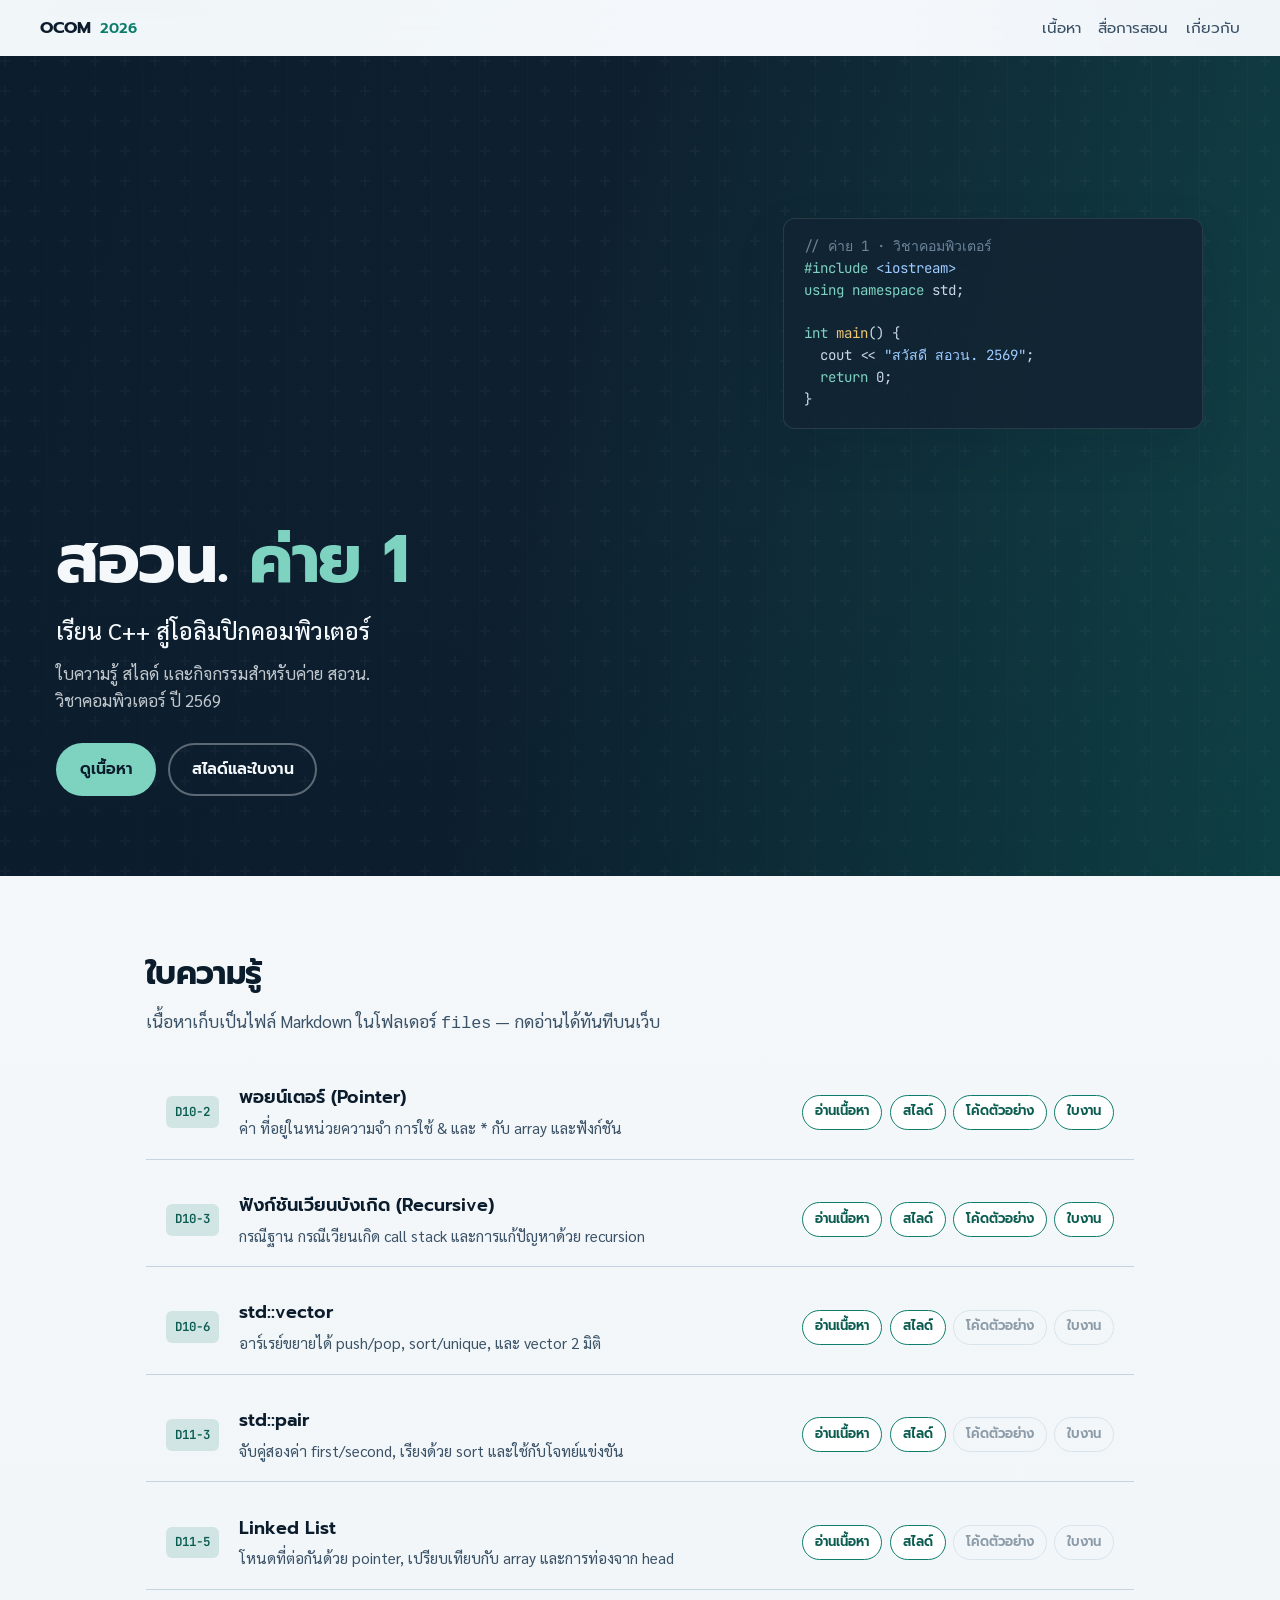
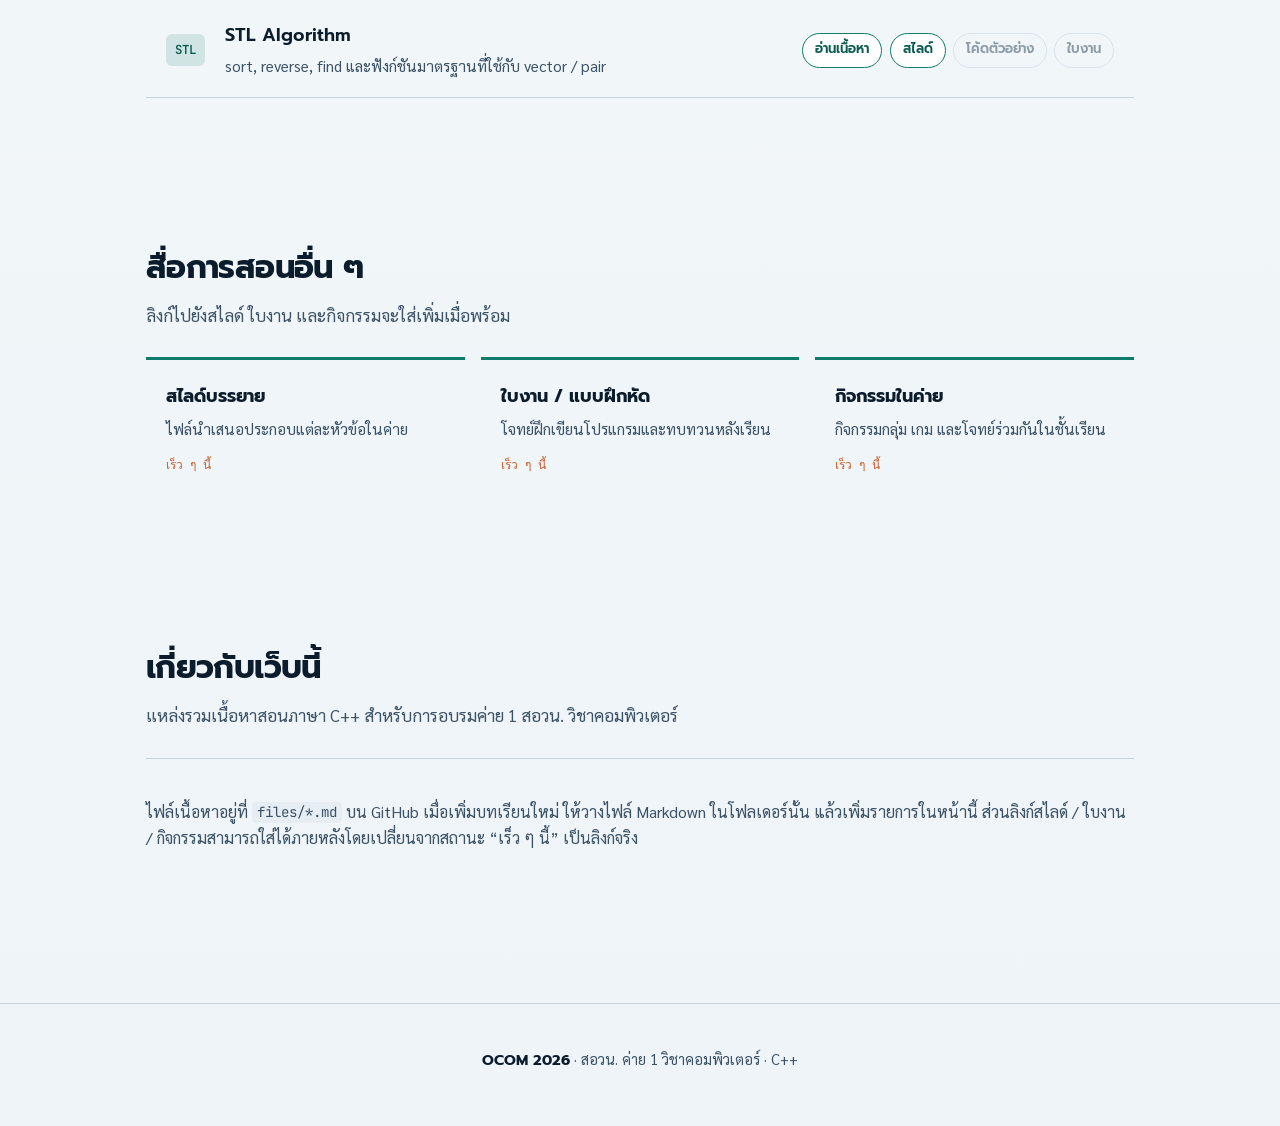
<file: index.html>
<!DOCTYPE html>
<html lang="th">
<head>
  <meta charset="UTF-8" />
  <meta name="viewport" content="width=device-width, initial-scale=1" />
  <title>OCOM 2026 · สอวน. ค่าย 1 คอมพิวเตอร์ — C++</title>
  <meta name="description" content="เว็บเนื้อหาเรียน C++ สำหรับค่าย สอวน. ค่าย 1 วิชาคอมพิวเตอร์ ปี 2569 — ใบความรู้ สไลด์ และกิจกรรม" />
  <link rel="preconnect" href="https://fonts.googleapis.com" />
  <link rel="preconnect" href="https://fonts.gstatic.com" crossorigin />
  <link href="https://fonts.googleapis.com/css2?family=JetBrains+Mono:wght@400;600&family=Prompt:wght@500;600;700&family=Sarabun:wght@400;500;600;700&display=swap" rel="stylesheet" />
  <link rel="stylesheet" href="assets/style.css" />
</head>
<body>
  <header class="site-header" id="site-header">
    <a class="brand" href="./">OCOM <span>2026</span></a>
    <nav class="nav" aria-label="เมนูหลัก">
      <a href="#lessons">เนื้อหา</a>
      <a href="#resources">สื่อการสอน</a>
      <a href="#about">เกี่ยวกับ</a>
    </nav>
  </header>

  <section class="hero" aria-label="หน้าแรก">
    <div class="hero-visual" aria-hidden="true"></div>
    <pre class="code-panel" aria-hidden="true"><span class="cm">// ค่าย 1 · วิชาคอมพิวเตอร์</span>
<span class="kw">#include</span> <span class="str">&lt;iostream&gt;</span>
<span class="kw">using namespace</span> std;

<span class="kw">int</span> <span class="fn">main</span>() {
  cout &lt;&lt; <span class="str">"สวัสดี สอวน. 2569"</span>;
  <span class="kw">return</span> 0;
}</pre>
    <div class="hero-content">
      <p class="hero-brand">สอวน. <em>ค่าย 1</em></p>
      <h1 class="hero-lead">เรียน C++ สู่โอลิมปิกคอมพิวเตอร์</h1>
      <p class="hero-sub">ใบความรู้ สไลด์ และกิจกรรมสำหรับค่าย สอวน. วิชาคอมพิวเตอร์ ปี 2569</p>
      <div class="cta-row">
        <a class="btn btn-primary" href="#lessons">ดูเนื้อหา</a>
        <a class="btn btn-ghost" href="#resources">สไลด์และใบงาน</a>
      </div>
    </div>
  </section>

  <main>
    <section class="section" id="lessons">
      <div class="section-head">
        <h2>ใบความรู้</h2>
        <p>เนื้อหาเก็บเป็นไฟล์ Markdown ในโฟลเดอร์ <code>files</code> — กดอ่านได้ทันทีบนเว็บ</p>
      </div>
      <ul class="lesson-list">
        <li class="lesson">
          <span class="lesson-day">D10-2</span>
          <div class="lesson-body">
            <h3>พอยน์เตอร์ (Pointer)</h3>
            <p>ค่า ที่อยู่ในหน่วยความจำ การใช้ &amp; และ * กับ array และฟังก์ชัน</p>
          </div>
          <div class="lesson-links">
            <a class="chip is-ready" href="lesson.html?src=files/d10-2_pointer.md">อ่านเนื้อหา</a>
            <a class="chip is-ready" href="https://canva.link/73ogkujxoye3roa" target="_blank" rel="noopener noreferrer">สไลด์</a>
            <a class="chip is-ready" href="pointer-codes.html">โค้ดตัวอย่าง</a>
            <a class="chip is-ready" href="worksheet-pointer.html">ใบงาน</a>
          </div>
        </li>
        <li class="lesson">
          <span class="lesson-day">D10-3</span>
          <div class="lesson-body">
            <h3>ฟังก์ชันเวียนบังเกิด (Recursive)</h3>
            <p>กรณีฐาน กรณีเวียนเกิด call stack และการแก้ปัญหาด้วย recursion</p>
          </div>
          <div class="lesson-links">
            <a class="chip is-ready" href="lesson.html?src=files/d10-3_Recursive.md">อ่านเนื้อหา</a>
            <a class="chip is-ready" href="https://canva.link/zoj7g9pfkkti8qu" target="_blank" rel="noopener noreferrer">สไลด์</a>
            <a class="chip is-ready" href="recursive-codes.html">โค้ดตัวอย่าง</a>
            <a class="chip is-ready" href="worksheet-recursive.html">ใบงาน</a>
          </div>
        </li>
        <li class="lesson">
          <span class="lesson-day">D10-6</span>
          <div class="lesson-body">
            <h3>std::vector</h3>
            <p>อาร์เรย์ขยายได้ push/pop, sort/unique, และ vector 2 มิติ</p>
          </div>
          <div class="lesson-links">
            <a class="chip is-ready" href="lesson.html?src=files/d10-6_vector.md">อ่านเนื้อหา</a>
            <a class="chip is-ready" href="https://canva.link/nfdvx68j32idsig" target="_blank" rel="noopener noreferrer">สไลด์</a>
            <span class="chip is-soon" title="จะเพิ่มภายหลัง">โค้ดตัวอย่าง</span>
            <span class="chip is-soon" title="จะเพิ่มภายหลัง">ใบงาน</span>
          </div>
        </li>
        <li class="lesson">
          <span class="lesson-day">D11-3</span>
          <div class="lesson-body">
            <h3>std::pair</h3>
            <p>จับคู่สองค่า first/second, เรียงด้วย sort และใช้กับโจทย์แข่งขัน</p>
          </div>
          <div class="lesson-links">
            <a class="chip is-ready" href="lesson.html?src=files/d11-3_pair.md">อ่านเนื้อหา</a>
            <a class="chip is-ready" href="https://canva.link/uhqk123mw6zislr" target="_blank" rel="noopener noreferrer">สไลด์</a>
            <span class="chip is-soon" title="จะเพิ่มภายหลัง">โค้ดตัวอย่าง</span>
            <span class="chip is-soon" title="จะเพิ่มภายหลัง">ใบงาน</span>
          </div>
        </li>
        <li class="lesson">
          <span class="lesson-day">D11-5</span>
          <div class="lesson-body">
            <h3>Linked List</h3>
            <p>โหนดที่ต่อกันด้วย pointer, เปรียบเทียบกับ array และการท่องจาก head</p>
          </div>
          <div class="lesson-links">
            <a class="chip is-ready" href="lesson.html?src=files/d11-5_linklist.md">อ่านเนื้อหา</a>
            <a class="chip is-ready" href="https://canva.link/90sqfdeie1139d2" target="_blank" rel="noopener noreferrer">สไลด์</a>
            <span class="chip is-soon" title="จะเพิ่มภายหลัง">โค้ดตัวอย่าง</span>
            <span class="chip is-soon" title="จะเพิ่มภายหลัง">ใบงาน</span>
          </div>
        </li>
        <li class="lesson">
          <span class="lesson-day">STL</span>
          <div class="lesson-body">
            <h3>STL Algorithm</h3>
            <p>sort, reverse, find และฟังก์ชันมาตรฐานที่ใช้กับ vector / pair</p>
          </div>
          <div class="lesson-links">
            <a class="chip is-ready" href="lesson.html?src=files/STL_algorithm.md">อ่านเนื้อหา</a>
            <a class="chip is-ready" href="https://canva.link/2rqzel4rcurr0y7" target="_blank" rel="noopener noreferrer">สไลด์</a>
            <span class="chip is-soon" title="จะเพิ่มภายหลัง">โค้ดตัวอย่าง</span>
            <span class="chip is-soon" title="จะเพิ่มภายหลัง">ใบงาน</span>
          </div>
        </li>
      </ul>
    </section>

    <section class="section" id="resources">
      <div class="section-head">
        <h2>สื่อการสอนอื่น ๆ</h2>
        <p>ลิงก์ไปยังสไลด์ ใบงาน และกิจกรรมจะใส่เพิ่มเมื่อพร้อม</p>
      </div>
      <div class="resource-grid">
        <div class="resource">
          <h3>สไลด์บรรยาย</h3>
          <p>ไฟล์นำเสนอประกอบแต่ละหัวข้อในค่าย</p>
          <span class="status">เร็ว ๆ นี้</span>
        </div>
        <div class="resource">
          <h3>ใบงาน / แบบฝึกหัด</h3>
          <p>โจทย์ฝึกเขียนโปรแกรมและทบทวนหลังเรียน</p>
          <span class="status">เร็ว ๆ นี้</span>
        </div>
        <div class="resource">
          <h3>กิจกรรมในค่าย</h3>
          <p>กิจกรรมกลุ่ม เกม และโจทย์ร่วมกันในชั้นเรียน</p>
          <span class="status">เร็ว ๆ นี้</span>
        </div>
      </div>
    </section>

    <section class="section" id="about">
      <div class="section-head">
        <h2>เกี่ยวกับเว็บนี้</h2>
        <p>แหล่งรวมเนื้อหาสอนภาษา C++ สำหรับการอบรมค่าย 1 สอวน. วิชาคอมพิวเตอร์</p>
      </div>
      <div class="about-note">
        <p>
          ไฟล์เนื้อหาอยู่ที่ <code>files/*.md</code> บน GitHub
          เมื่อเพิ่มบทเรียนใหม่ ให้วางไฟล์ Markdown ในโฟลเดอร์นั้น แล้วเพิ่มรายการในหน้านี้
          ส่วนลิงก์สไลด์ / ใบงาน / กิจกรรมสามารถใส่ได้ภายหลังโดยเปลี่ยนจากสถานะ “เร็ว ๆ นี้” เป็นลิงก์จริง
        </p>
      </div>
    </section>
  </main>

  <footer class="site-footer">
    <p><strong>OCOM 2026</strong> · สอวน. ค่าย 1 วิชาคอมพิวเตอร์ · C++</p>
  </footer>

  <script src="assets/main.js"></script>
</body>
</html>
</file>
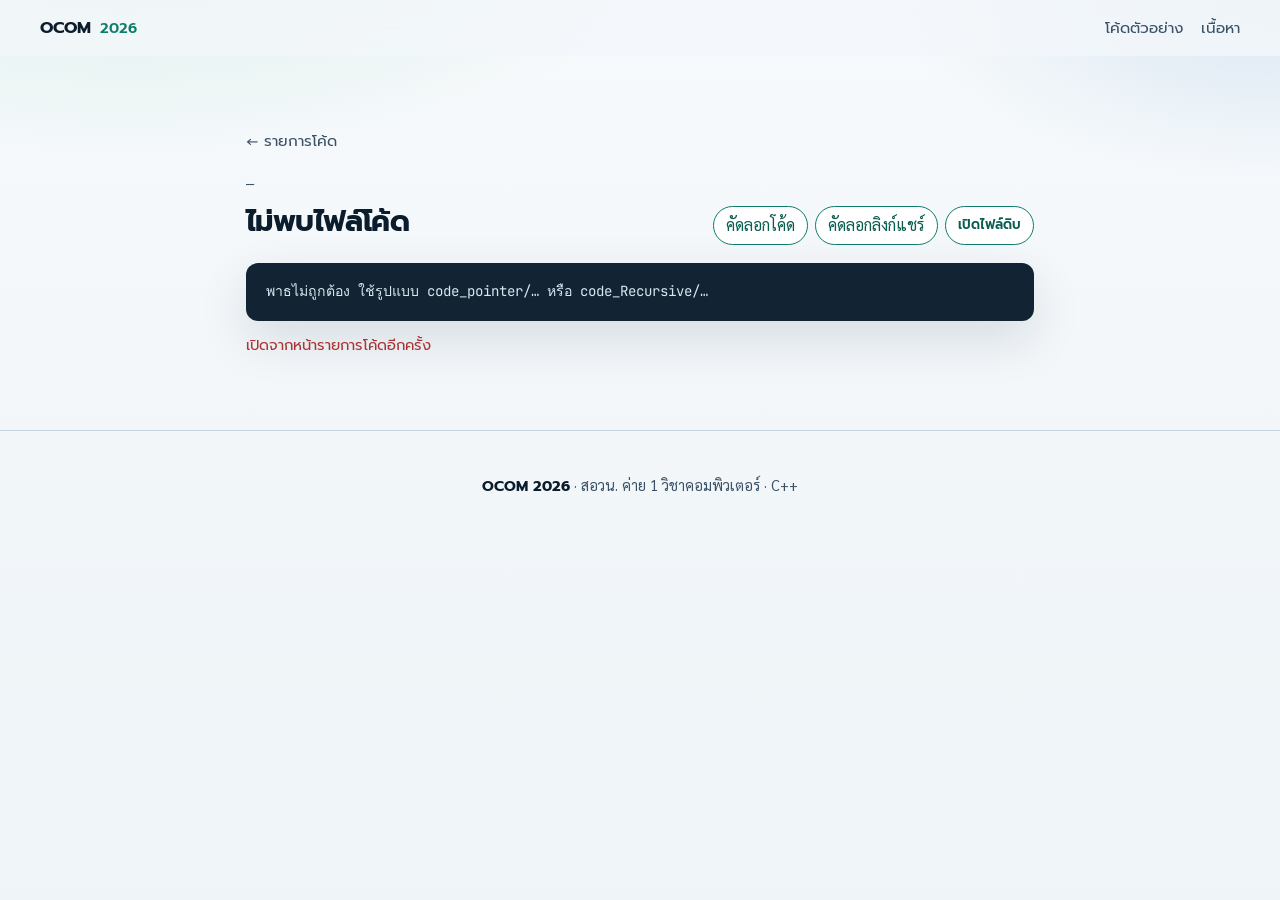
<file: code.html>
<!DOCTYPE html>
<html lang="th">
<head>
  <meta charset="UTF-8" />
  <meta name="viewport" content="width=device-width, initial-scale=1" />
  <title>ดูโค้ด · OCOM 2026</title>
  <link rel="preconnect" href="https://fonts.googleapis.com" />
  <link rel="preconnect" href="https://fonts.gstatic.com" crossorigin />
  <link href="https://fonts.googleapis.com/css2?family=JetBrains+Mono:wght@400;600&family=Prompt:wght@500;600;700&family=Sarabun:wght@400;500;600;700&display=swap" rel="stylesheet" />
  <link rel="stylesheet" href="assets/style.css" />
  <link rel="stylesheet" href="assets/code.css" />
</head>
<body>
  <header class="site-header" id="site-header">
    <a class="brand" href="./">OCOM <span>2026</span></a>
    <nav class="nav" aria-label="เมนูหลัก">
      <a id="nav-codes" href="pointer-codes.html">โค้ดตัวอย่าง</a>
      <a href="./#lessons">เนื้อหา</a>
    </nav>
  </header>

  <main class="section code-view-page">
    <p class="lesson-back"><a id="code-back" href="./#lessons">← รายการโค้ด</a></p>

    <div class="code-toolbar">
      <div class="code-heading">
        <p class="code-file" id="code-file">กำลังโหลด…</p>
        <h1 id="code-title">ดูโค้ด</h1>
      </div>
      <div class="code-actions">
        <button type="button" class="chip is-ready" id="btn-copy-code">คัดลอกโค้ด</button>
        <button type="button" class="chip is-ready" id="btn-copy-link">คัดลอกลิงก์แชร์</button>
        <a class="chip is-ready" id="btn-raw" href="#" target="_blank" rel="noopener noreferrer">เปิดไฟล์ดิบ</a>
      </div>
    </div>

    <pre class="code-source" id="code-source"><code>กำลังโหลดโค้ด…</code></pre>
    <p class="code-hint" id="code-hint" hidden></p>
  </main>

  <footer class="site-footer">
    <p><strong>OCOM 2026</strong> · สอวน. ค่าย 1 วิชาคอมพิวเตอร์ · C++</p>
  </footer>

  <script src="assets/main.js"></script>
  <script src="assets/code.js"></script>
</body>
</html>
</file>
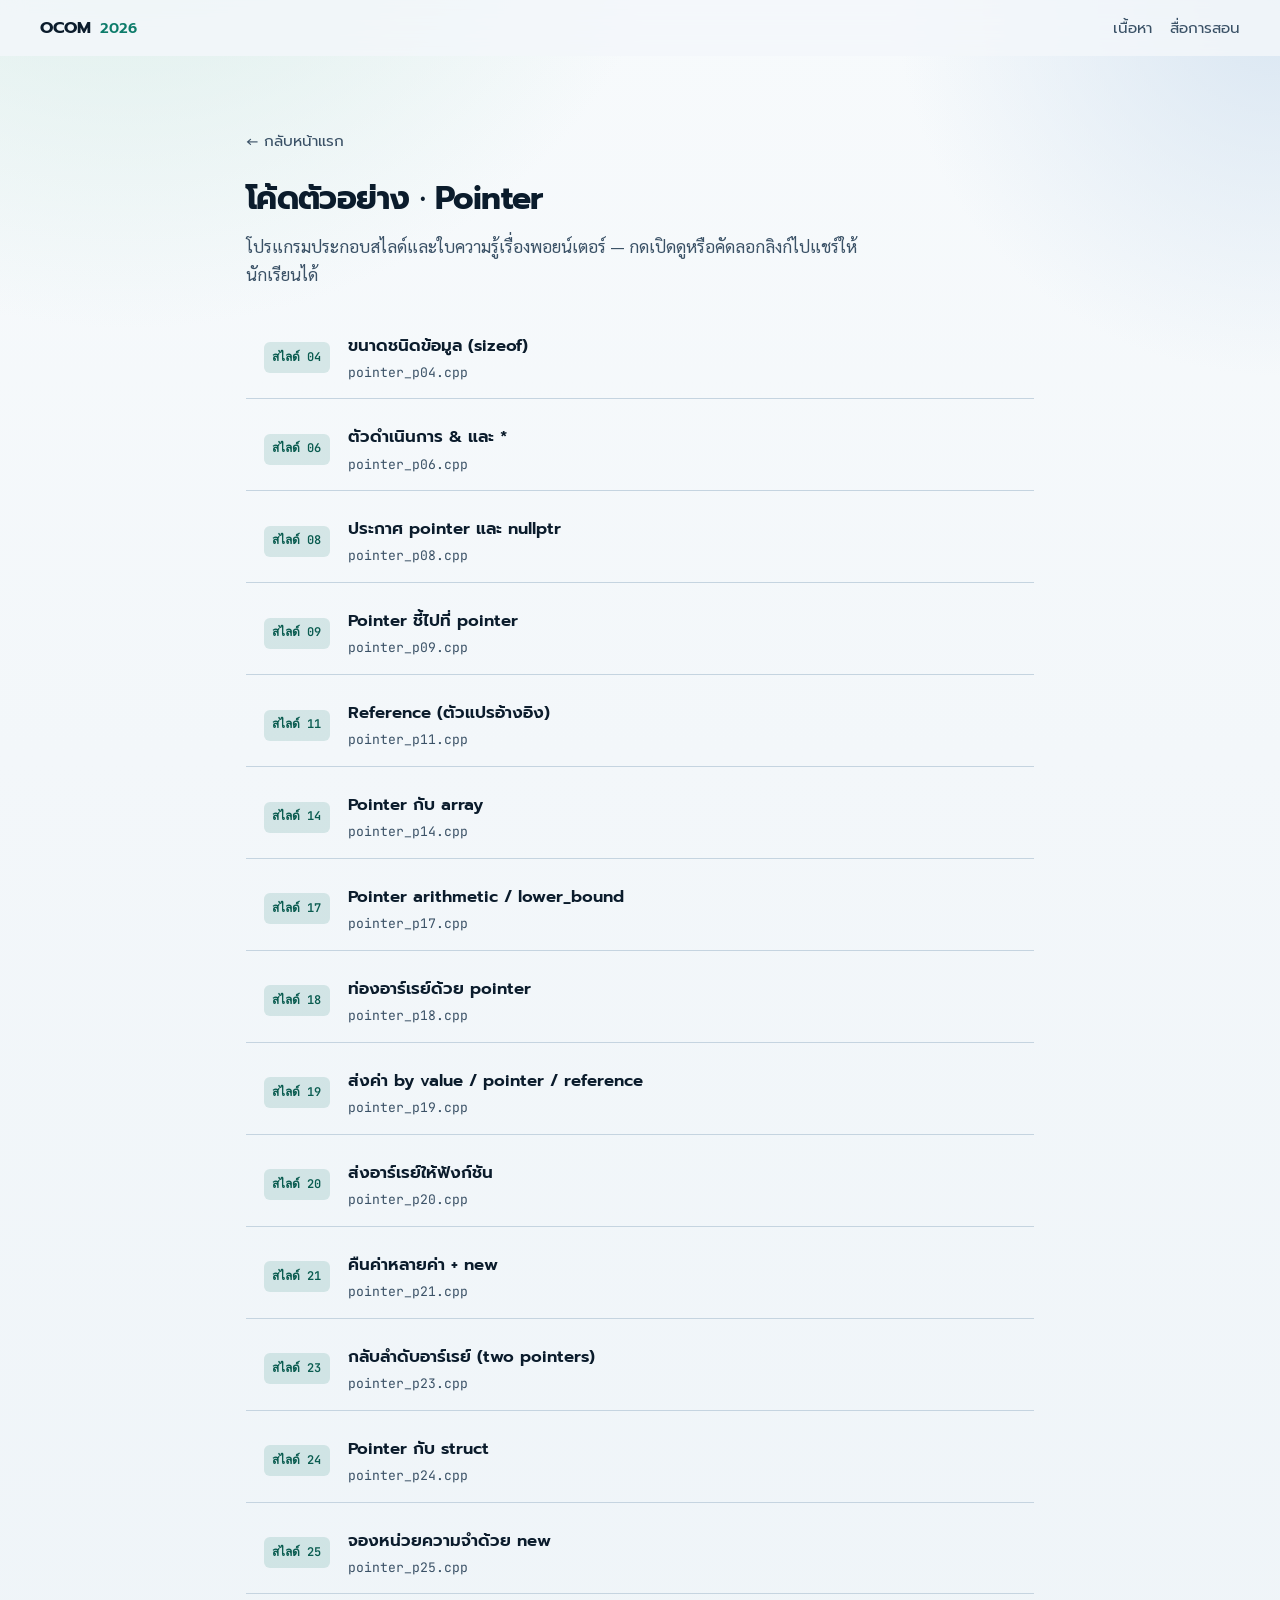
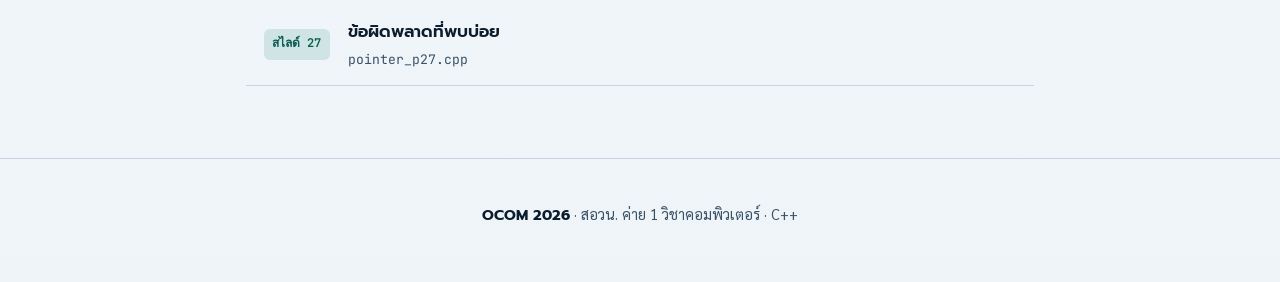
<file: pointer-codes.html>
<!DOCTYPE html>
<html lang="th">
<head>
  <meta charset="UTF-8" />
  <meta name="viewport" content="width=device-width, initial-scale=1" />
  <title>โค้ดตัวอย่าง Pointer · OCOM 2026</title>
  <meta name="description" content="โค้ดโปรแกรมประกอบการเรียนเรื่องพอยน์เตอร์ ค่าย สอวน. ค่าย 1 คอมพิวเตอร์" />
  <link rel="preconnect" href="https://fonts.googleapis.com" />
  <link rel="preconnect" href="https://fonts.gstatic.com" crossorigin />
  <link href="https://fonts.googleapis.com/css2?family=JetBrains+Mono:wght@400;600&family=Prompt:wght@500;600;700&family=Sarabun:wght@400;500;600;700&display=swap" rel="stylesheet" />
  <link rel="stylesheet" href="assets/style.css" />
  <link rel="stylesheet" href="assets/code.css" />
</head>
<body>
  <header class="site-header" id="site-header">
    <a class="brand" href="./">OCOM <span>2026</span></a>
    <nav class="nav" aria-label="เมนูหลัก">
      <a href="./#lessons">เนื้อหา</a>
      <a href="./#resources">สื่อการสอน</a>
    </nav>
  </header>

  <main class="section code-list-page">
    <p class="lesson-back"><a href="./#lessons">← กลับหน้าแรก</a></p>
    <div class="section-head">
      <h2>โค้ดตัวอย่าง · Pointer</h2>
      <p>โปรแกรมประกอบสไลด์และใบความรู้เรื่องพอยน์เตอร์ — กดเปิดดูหรือคัดลอกลิงก์ไปแชร์ให้นักเรียนได้</p>
    </div>

    <ul class="code-list" id="code-list">
      <li>
        <a class="code-item" href="code.html?src=code_pointer/pointer_p04.cpp">
          <span class="code-slide">สไลด์ 04</span>
          <span class="code-meta">
            <strong>ขนาดชนิดข้อมูล (sizeof)</strong>
            <span>pointer_p04.cpp</span>
          </span>
        </a>
      </li>
      <li>
        <a class="code-item" href="code.html?src=code_pointer/pointer_p06.cpp">
          <span class="code-slide">สไลด์ 06</span>
          <span class="code-meta">
            <strong>ตัวดำเนินการ &amp; และ *</strong>
            <span>pointer_p06.cpp</span>
          </span>
        </a>
      </li>
      <li>
        <a class="code-item" href="code.html?src=code_pointer/pointer_p08.cpp">
          <span class="code-slide">สไลด์ 08</span>
          <span class="code-meta">
            <strong>ประกาศ pointer และ nullptr</strong>
            <span>pointer_p08.cpp</span>
          </span>
        </a>
      </li>
      <li>
        <a class="code-item" href="code.html?src=code_pointer/pointer_p09.cpp">
          <span class="code-slide">สไลด์ 09</span>
          <span class="code-meta">
            <strong>Pointer ชี้ไปที่ pointer</strong>
            <span>pointer_p09.cpp</span>
          </span>
        </a>
      </li>
      <li>
        <a class="code-item" href="code.html?src=code_pointer/pointer_p11.cpp">
          <span class="code-slide">สไลด์ 11</span>
          <span class="code-meta">
            <strong>Reference (ตัวแปรอ้างอิง)</strong>
            <span>pointer_p11.cpp</span>
          </span>
        </a>
      </li>
      <li>
        <a class="code-item" href="code.html?src=code_pointer/pointer_p14.cpp">
          <span class="code-slide">สไลด์ 14</span>
          <span class="code-meta">
            <strong>Pointer กับ array</strong>
            <span>pointer_p14.cpp</span>
          </span>
        </a>
      </li>
      <li>
        <a class="code-item" href="code.html?src=code_pointer/pointer_p17.cpp">
          <span class="code-slide">สไลด์ 17</span>
          <span class="code-meta">
            <strong>Pointer arithmetic / lower_bound</strong>
            <span>pointer_p17.cpp</span>
          </span>
        </a>
      </li>
      <li>
        <a class="code-item" href="code.html?src=code_pointer/pointer_p18.cpp">
          <span class="code-slide">สไลด์ 18</span>
          <span class="code-meta">
            <strong>ท่องอาร์เรย์ด้วย pointer</strong>
            <span>pointer_p18.cpp</span>
          </span>
        </a>
      </li>
      <li>
        <a class="code-item" href="code.html?src=code_pointer/pointer_p19.cpp">
          <span class="code-slide">สไลด์ 19</span>
          <span class="code-meta">
            <strong>ส่งค่า by value / pointer / reference</strong>
            <span>pointer_p19.cpp</span>
          </span>
        </a>
      </li>
      <li>
        <a class="code-item" href="code.html?src=code_pointer/pointer_p20.cpp">
          <span class="code-slide">สไลด์ 20</span>
          <span class="code-meta">
            <strong>ส่งอาร์เรย์ให้ฟังก์ชัน</strong>
            <span>pointer_p20.cpp</span>
          </span>
        </a>
      </li>
      <li>
        <a class="code-item" href="code.html?src=code_pointer/pointer_p21.cpp">
          <span class="code-slide">สไลด์ 21</span>
          <span class="code-meta">
            <strong>คืนค่าหลายค่า + new</strong>
            <span>pointer_p21.cpp</span>
          </span>
        </a>
      </li>
      <li>
        <a class="code-item" href="code.html?src=code_pointer/pointer_p23.cpp">
          <span class="code-slide">สไลด์ 23</span>
          <span class="code-meta">
            <strong>กลับลำดับอาร์เรย์ (two pointers)</strong>
            <span>pointer_p23.cpp</span>
          </span>
        </a>
      </li>
      <li>
        <a class="code-item" href="code.html?src=code_pointer/pointer_p24.cpp">
          <span class="code-slide">สไลด์ 24</span>
          <span class="code-meta">
            <strong>Pointer กับ struct</strong>
            <span>pointer_p24.cpp</span>
          </span>
        </a>
      </li>
      <li>
        <a class="code-item" href="code.html?src=code_pointer/pointer_p25.cpp">
          <span class="code-slide">สไลด์ 25</span>
          <span class="code-meta">
            <strong>จองหน่วยความจำด้วย new</strong>
            <span>pointer_p25.cpp</span>
          </span>
        </a>
      </li>
      <li>
        <a class="code-item" href="code.html?src=code_pointer/pointer_p27.cpp">
          <span class="code-slide">สไลด์ 27</span>
          <span class="code-meta">
            <strong>ข้อผิดพลาดที่พบบ่อย</strong>
            <span>pointer_p27.cpp</span>
          </span>
        </a>
      </li>
    </ul>
  </main>

  <footer class="site-footer">
    <p><strong>OCOM 2026</strong> · สอวน. ค่าย 1 วิชาคอมพิวเตอร์ · C++</p>
  </footer>

  <script src="assets/main.js"></script>
</body>
</html>
</file>
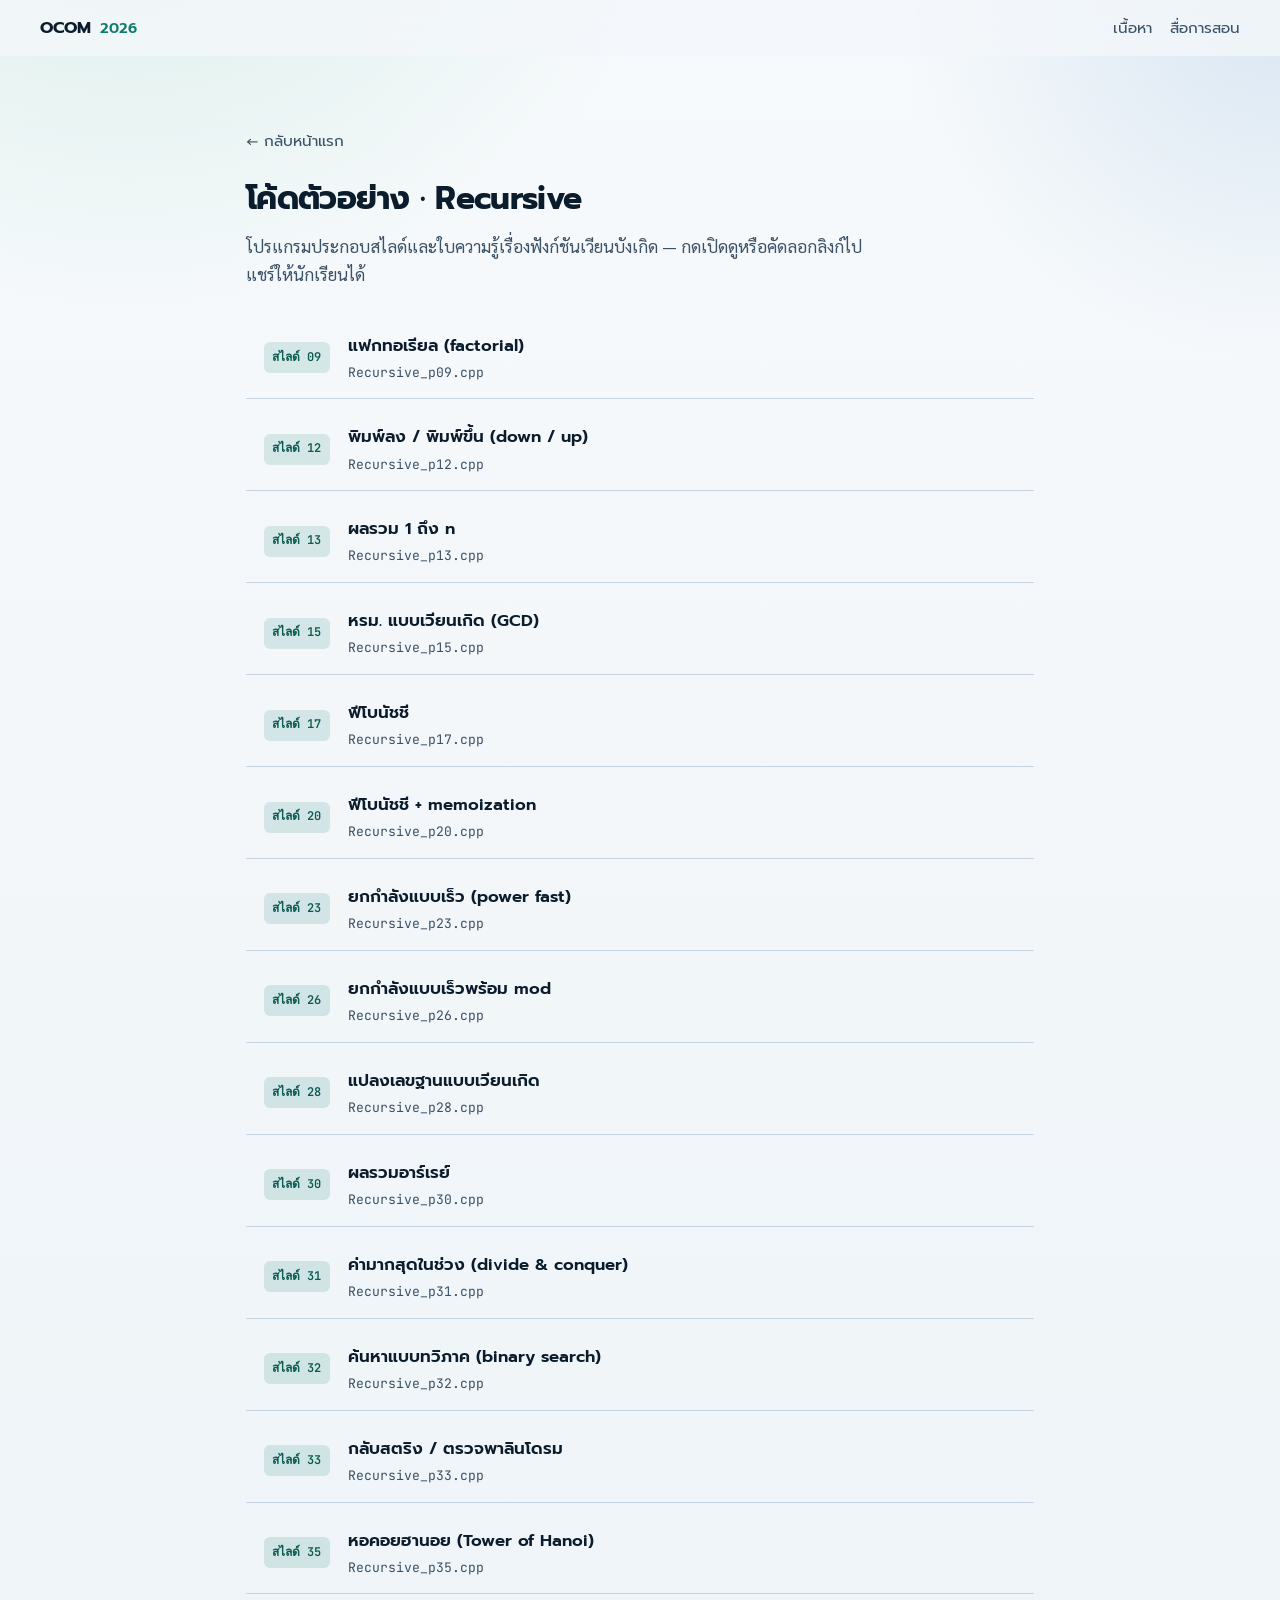
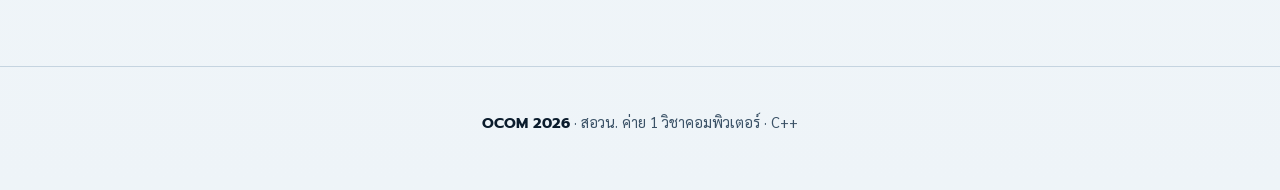
<file: recursive-codes.html>
<!DOCTYPE html>
<html lang="th">
<head>
  <meta charset="UTF-8" />
  <meta name="viewport" content="width=device-width, initial-scale=1" />
  <title>โค้ดตัวอย่าง Recursive · OCOM 2026</title>
  <meta name="description" content="โค้ดโปรแกรมประกอบการเรียนเรื่องฟังก์ชันเวียนบังเกิด ค่าย สอวน. ค่าย 1 คอมพิวเตอร์" />
  <link rel="preconnect" href="https://fonts.googleapis.com" />
  <link rel="preconnect" href="https://fonts.gstatic.com" crossorigin />
  <link href="https://fonts.googleapis.com/css2?family=JetBrains+Mono:wght@400;600&family=Prompt:wght@500;600;700&family=Sarabun:wght@400;500;600;700&display=swap" rel="stylesheet" />
  <link rel="stylesheet" href="assets/style.css" />
  <link rel="stylesheet" href="assets/code.css" />
</head>
<body>
  <header class="site-header" id="site-header">
    <a class="brand" href="./">OCOM <span>2026</span></a>
    <nav class="nav" aria-label="เมนูหลัก">
      <a href="./#lessons">เนื้อหา</a>
      <a href="./#resources">สื่อการสอน</a>
    </nav>
  </header>

  <main class="section code-list-page">
    <p class="lesson-back"><a href="./#lessons">← กลับหน้าแรก</a></p>
    <div class="section-head">
      <h2>โค้ดตัวอย่าง · Recursive</h2>
      <p>โปรแกรมประกอบสไลด์และใบความรู้เรื่องฟังก์ชันเวียนบังเกิด — กดเปิดดูหรือคัดลอกลิงก์ไปแชร์ให้นักเรียนได้</p>
    </div>

    <ul class="code-list" id="code-list">
      <li>
        <a class="code-item" href="code.html?src=code_Recursive/Recursive_p09.cpp">
          <span class="code-slide">สไลด์ 09</span>
          <span class="code-meta">
            <strong>แฟกทอเรียล (factorial)</strong>
            <span>Recursive_p09.cpp</span>
          </span>
        </a>
      </li>
      <li>
        <a class="code-item" href="code.html?src=code_Recursive/Recursive_p12.cpp">
          <span class="code-slide">สไลด์ 12</span>
          <span class="code-meta">
            <strong>พิมพ์ลง / พิมพ์ขึ้น (down / up)</strong>
            <span>Recursive_p12.cpp</span>
          </span>
        </a>
      </li>
      <li>
        <a class="code-item" href="code.html?src=code_Recursive/Recursive_p13.cpp">
          <span class="code-slide">สไลด์ 13</span>
          <span class="code-meta">
            <strong>ผลรวม 1 ถึง n</strong>
            <span>Recursive_p13.cpp</span>
          </span>
        </a>
      </li>
      <li>
        <a class="code-item" href="code.html?src=code_Recursive/Recursive_p15.cpp">
          <span class="code-slide">สไลด์ 15</span>
          <span class="code-meta">
            <strong>หรม. แบบเวียนเกิด (GCD)</strong>
            <span>Recursive_p15.cpp</span>
          </span>
        </a>
      </li>
      <li>
        <a class="code-item" href="code.html?src=code_Recursive/Recursive_p17.cpp">
          <span class="code-slide">สไลด์ 17</span>
          <span class="code-meta">
            <strong>ฟีโบนัชชี</strong>
            <span>Recursive_p17.cpp</span>
          </span>
        </a>
      </li>
      <li>
        <a class="code-item" href="code.html?src=code_Recursive/Recursive_p20.cpp">
          <span class="code-slide">สไลด์ 20</span>
          <span class="code-meta">
            <strong>ฟีโบนัชชี + memoization</strong>
            <span>Recursive_p20.cpp</span>
          </span>
        </a>
      </li>
      <li>
        <a class="code-item" href="code.html?src=code_Recursive/Recursive_p23.cpp">
          <span class="code-slide">สไลด์ 23</span>
          <span class="code-meta">
            <strong>ยกกำลังแบบเร็ว (power fast)</strong>
            <span>Recursive_p23.cpp</span>
          </span>
        </a>
      </li>
      <li>
        <a class="code-item" href="code.html?src=code_Recursive/Recursive_p26.cpp">
          <span class="code-slide">สไลด์ 26</span>
          <span class="code-meta">
            <strong>ยกกำลังแบบเร็วพร้อม mod</strong>
            <span>Recursive_p26.cpp</span>
          </span>
        </a>
      </li>
      <li>
        <a class="code-item" href="code.html?src=code_Recursive/Recursive_p28.cpp">
          <span class="code-slide">สไลด์ 28</span>
          <span class="code-meta">
            <strong>แปลงเลขฐานแบบเวียนเกิด</strong>
            <span>Recursive_p28.cpp</span>
          </span>
        </a>
      </li>
      <li>
        <a class="code-item" href="code.html?src=code_Recursive/Recursive_p30.cpp">
          <span class="code-slide">สไลด์ 30</span>
          <span class="code-meta">
            <strong>ผลรวมอาร์เรย์</strong>
            <span>Recursive_p30.cpp</span>
          </span>
        </a>
      </li>
      <li>
        <a class="code-item" href="code.html?src=code_Recursive/Recursive_p31.cpp">
          <span class="code-slide">สไลด์ 31</span>
          <span class="code-meta">
            <strong>ค่ามากสุดในช่วง (divide &amp; conquer)</strong>
            <span>Recursive_p31.cpp</span>
          </span>
        </a>
      </li>
      <li>
        <a class="code-item" href="code.html?src=code_Recursive/Recursive_p32.cpp">
          <span class="code-slide">สไลด์ 32</span>
          <span class="code-meta">
            <strong>ค้นหาแบบทวิภาค (binary search)</strong>
            <span>Recursive_p32.cpp</span>
          </span>
        </a>
      </li>
      <li>
        <a class="code-item" href="code.html?src=code_Recursive/Recursive_p33.cpp">
          <span class="code-slide">สไลด์ 33</span>
          <span class="code-meta">
            <strong>กลับสตริง / ตรวจพาลินโดรม</strong>
            <span>Recursive_p33.cpp</span>
          </span>
        </a>
      </li>
      <li>
        <a class="code-item" href="code.html?src=code_Recursive/Recursive_p35.cpp">
          <span class="code-slide">สไลด์ 35</span>
          <span class="code-meta">
            <strong>หอคอยฮานอย (Tower of Hanoi)</strong>
            <span>Recursive_p35.cpp</span>
          </span>
        </a>
      </li>
    </ul>
  </main>

  <footer class="site-footer">
    <p><strong>OCOM 2026</strong> · สอวน. ค่าย 1 วิชาคอมพิวเตอร์ · C++</p>
  </footer>

  <script src="assets/main.js"></script>
</body>
</html>
</file>
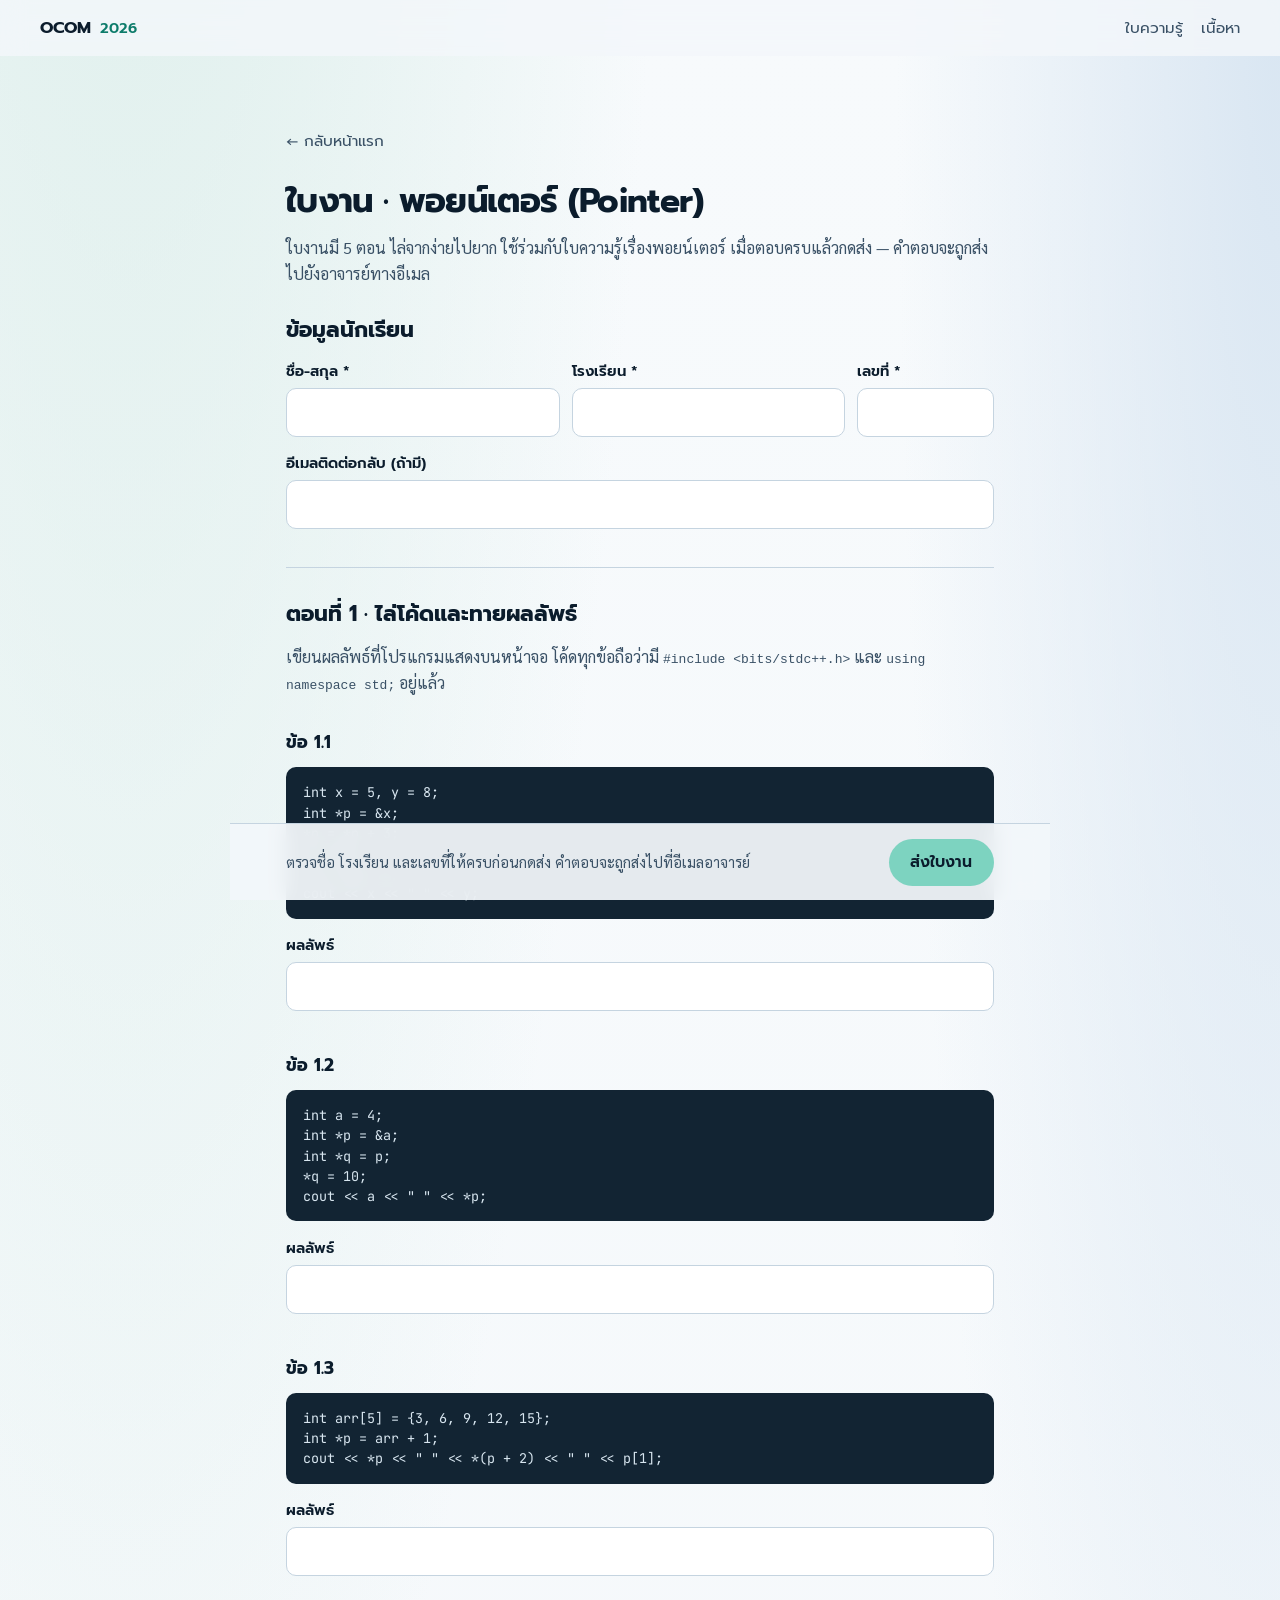
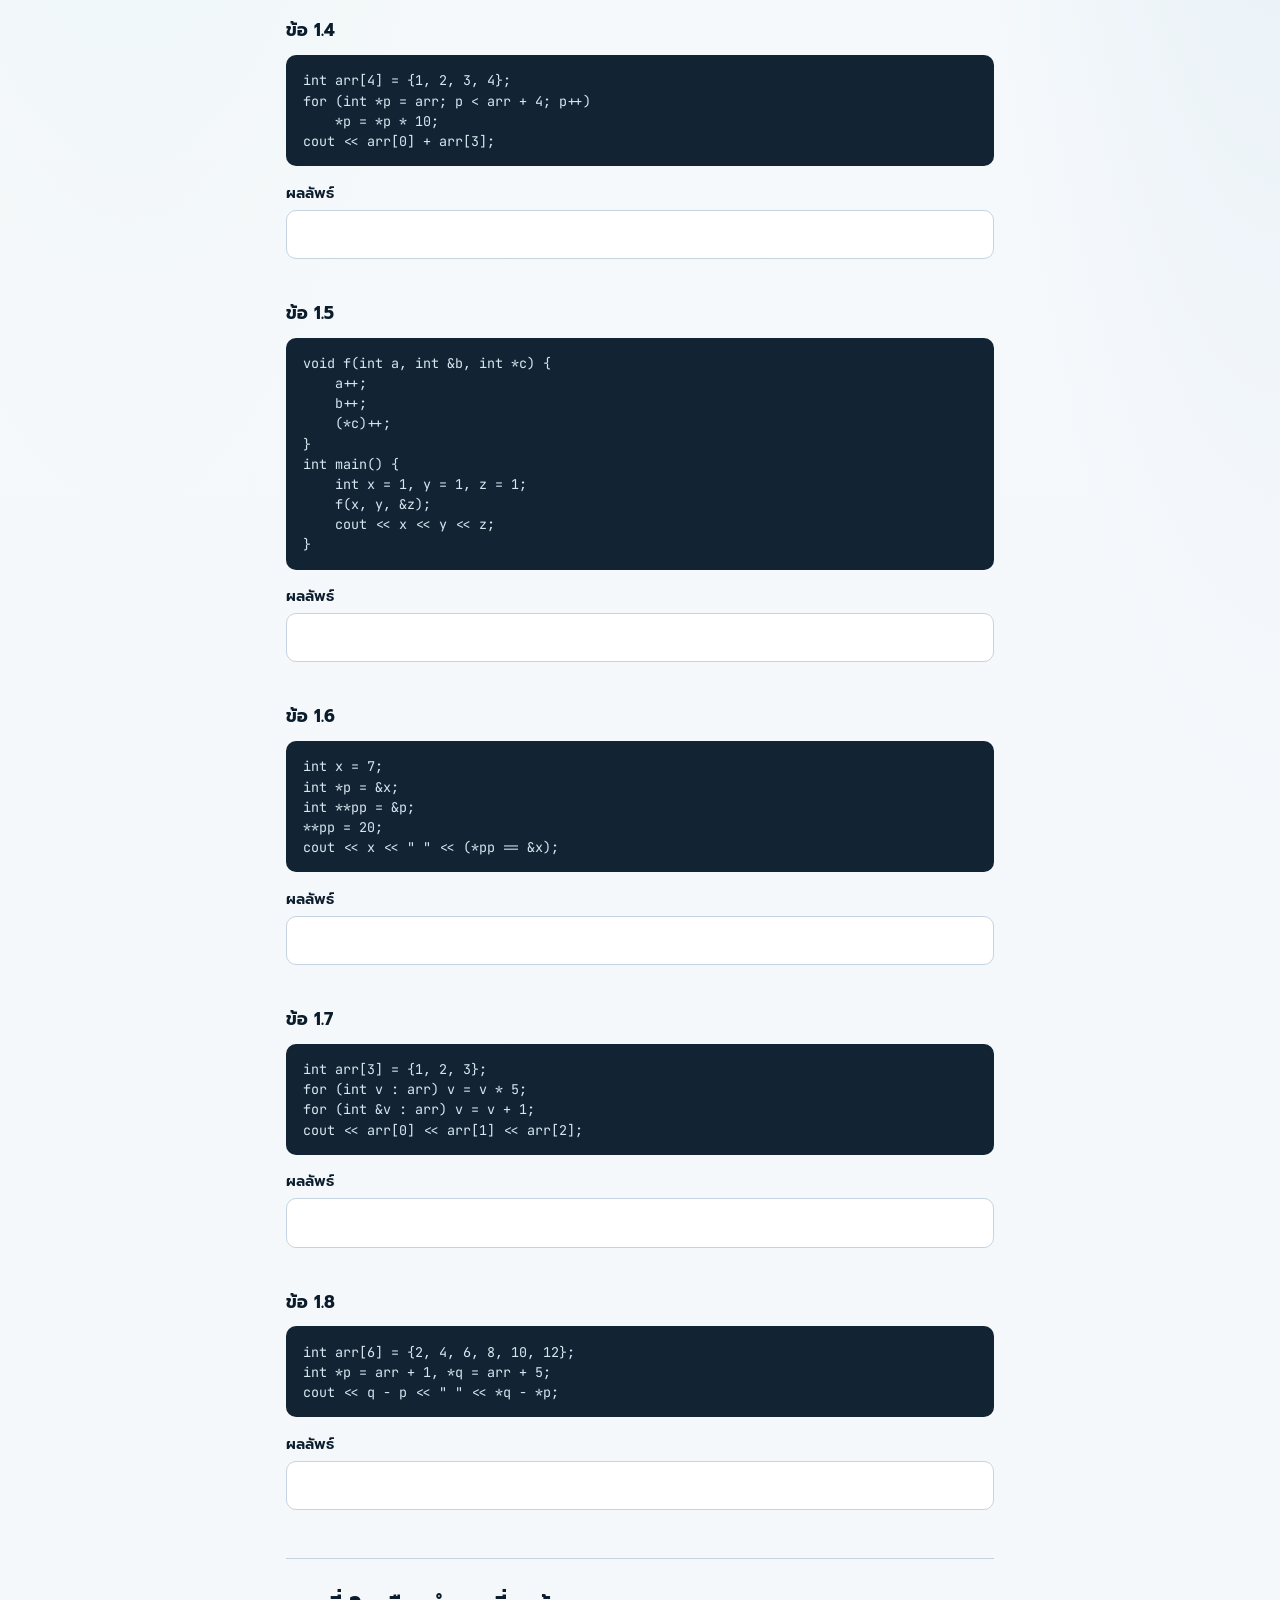
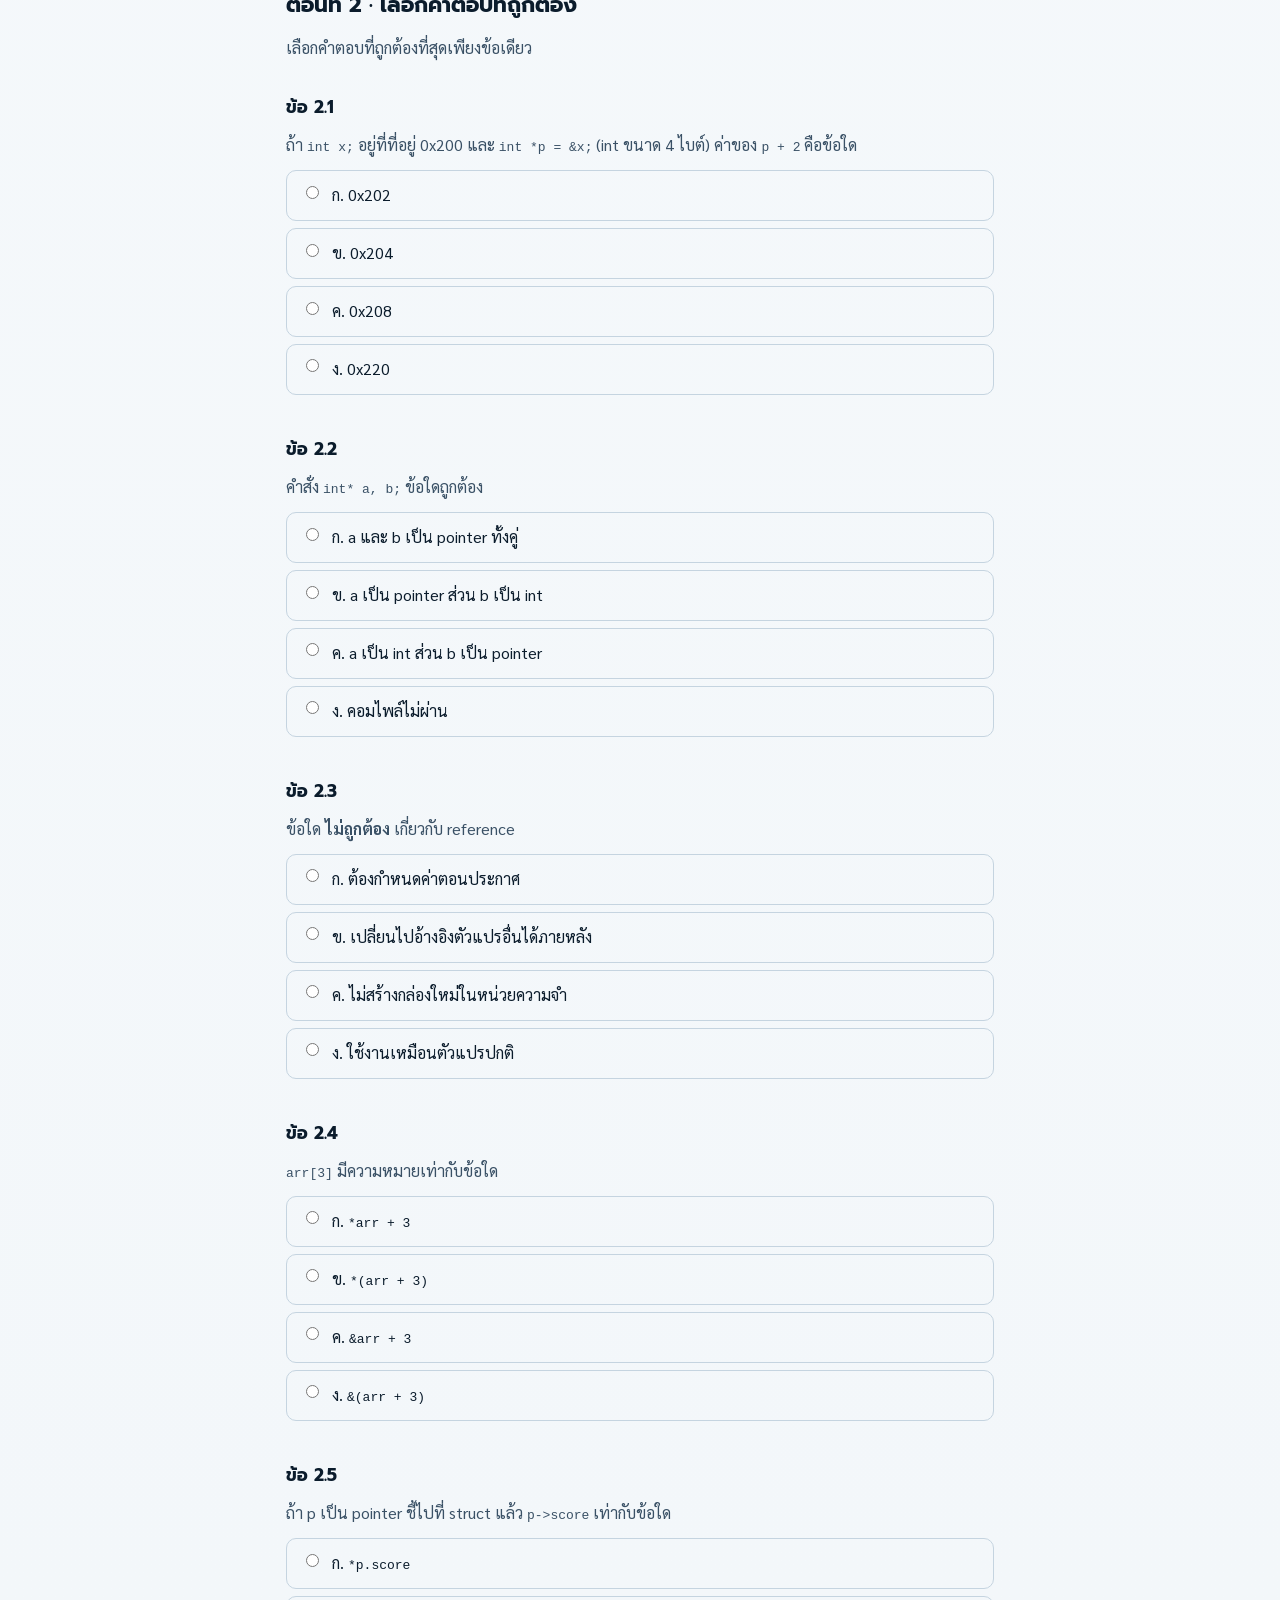
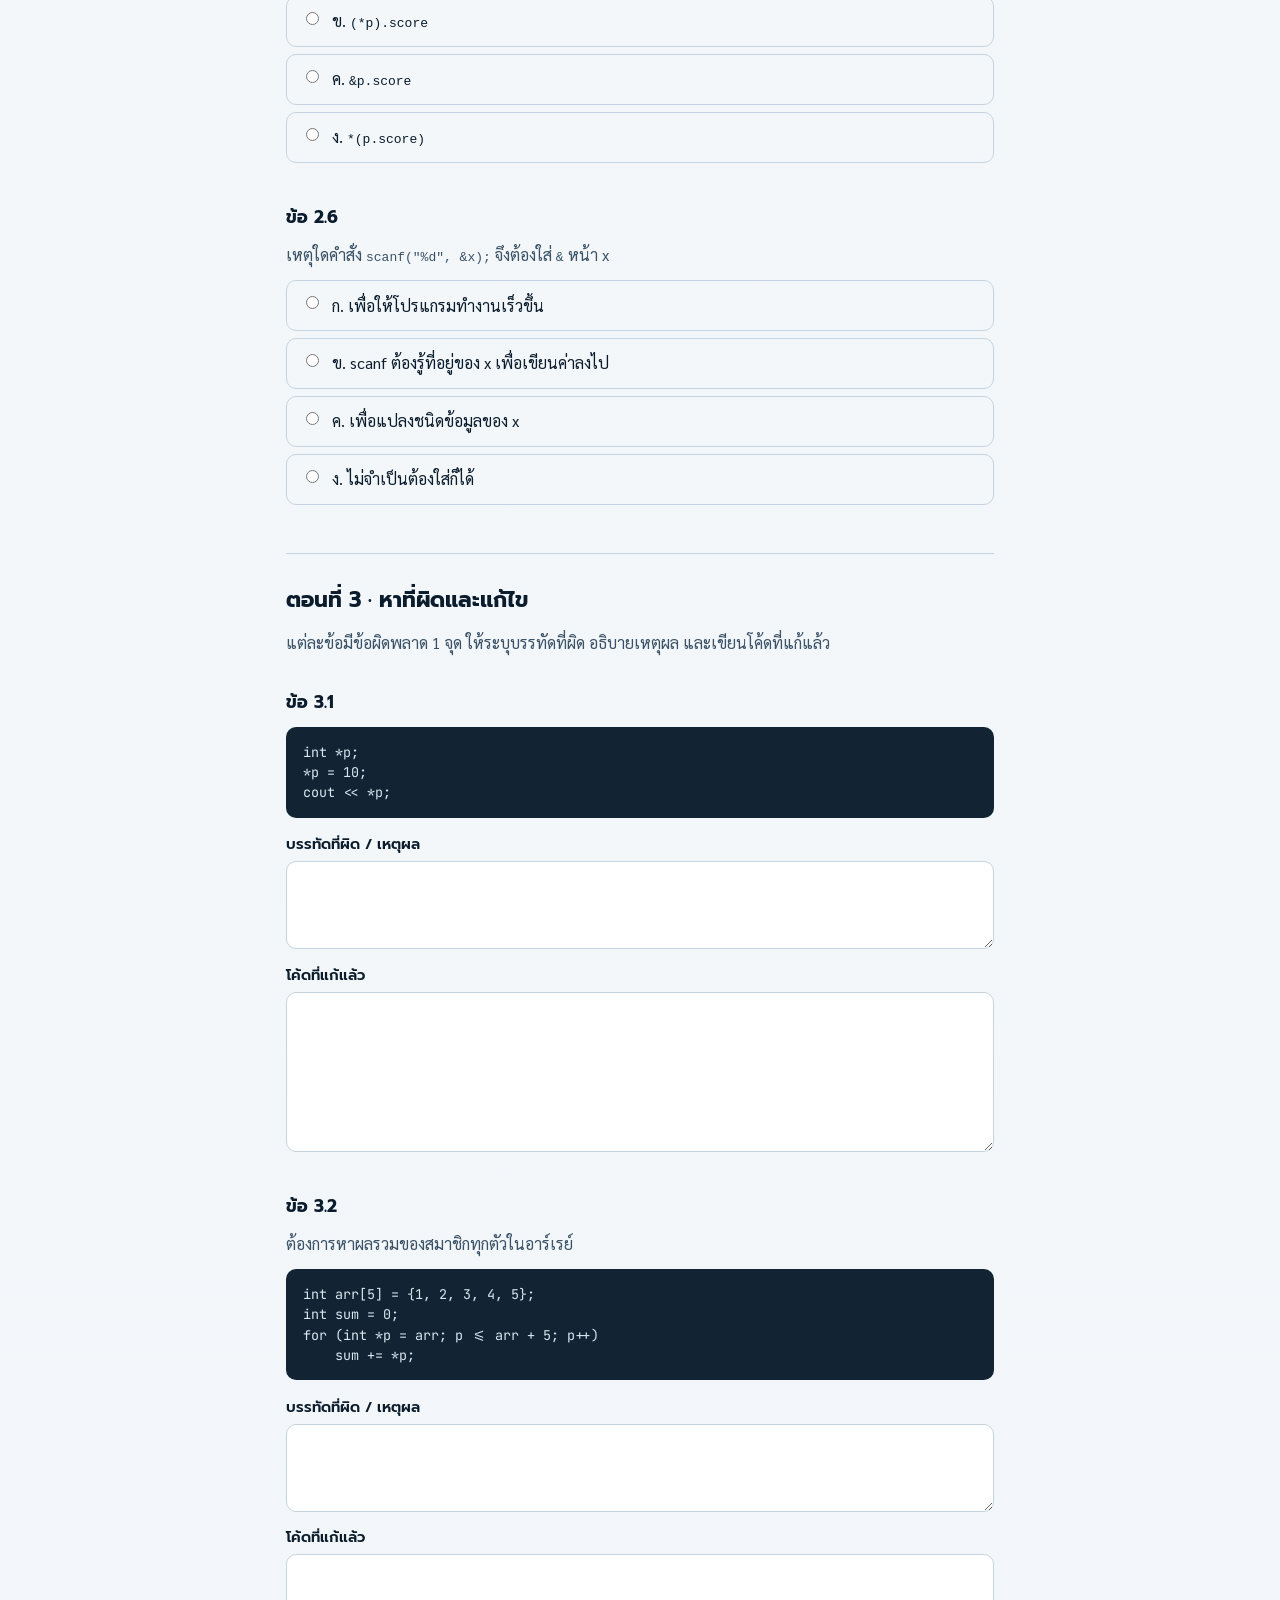
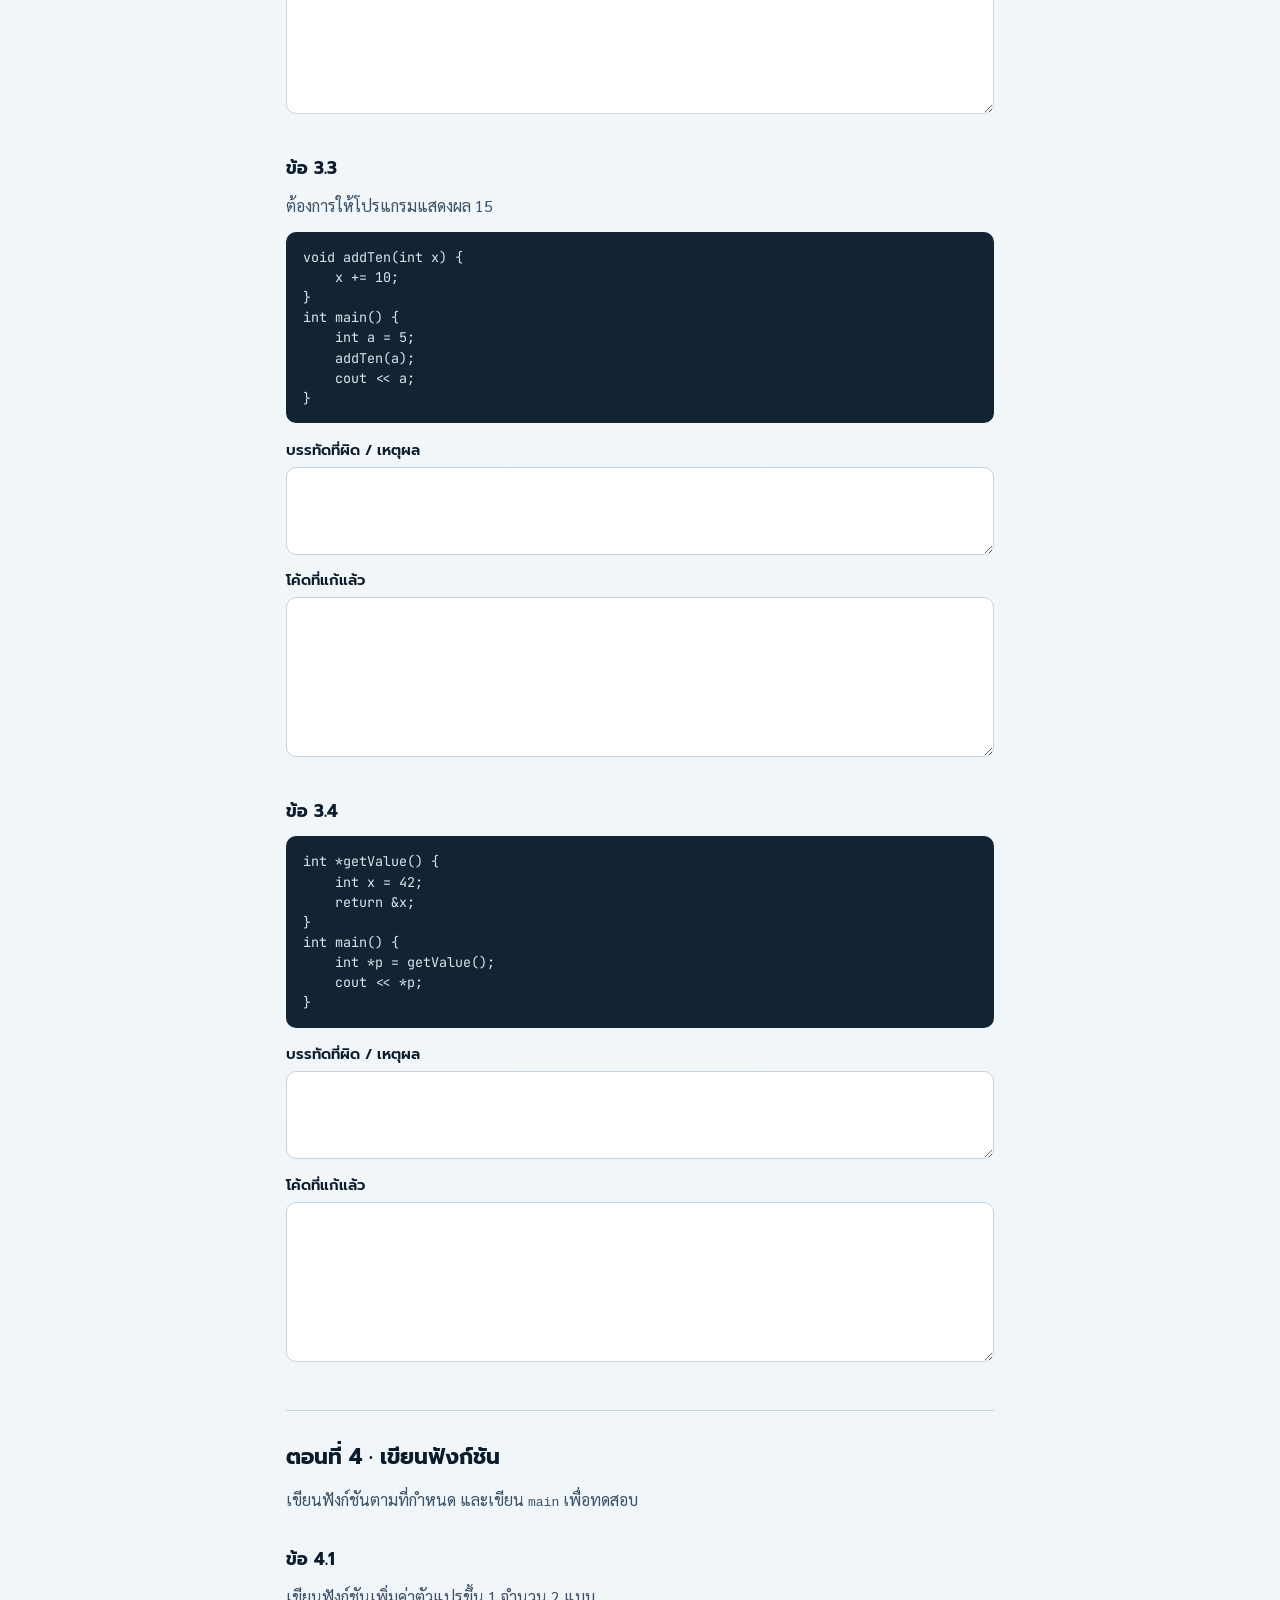
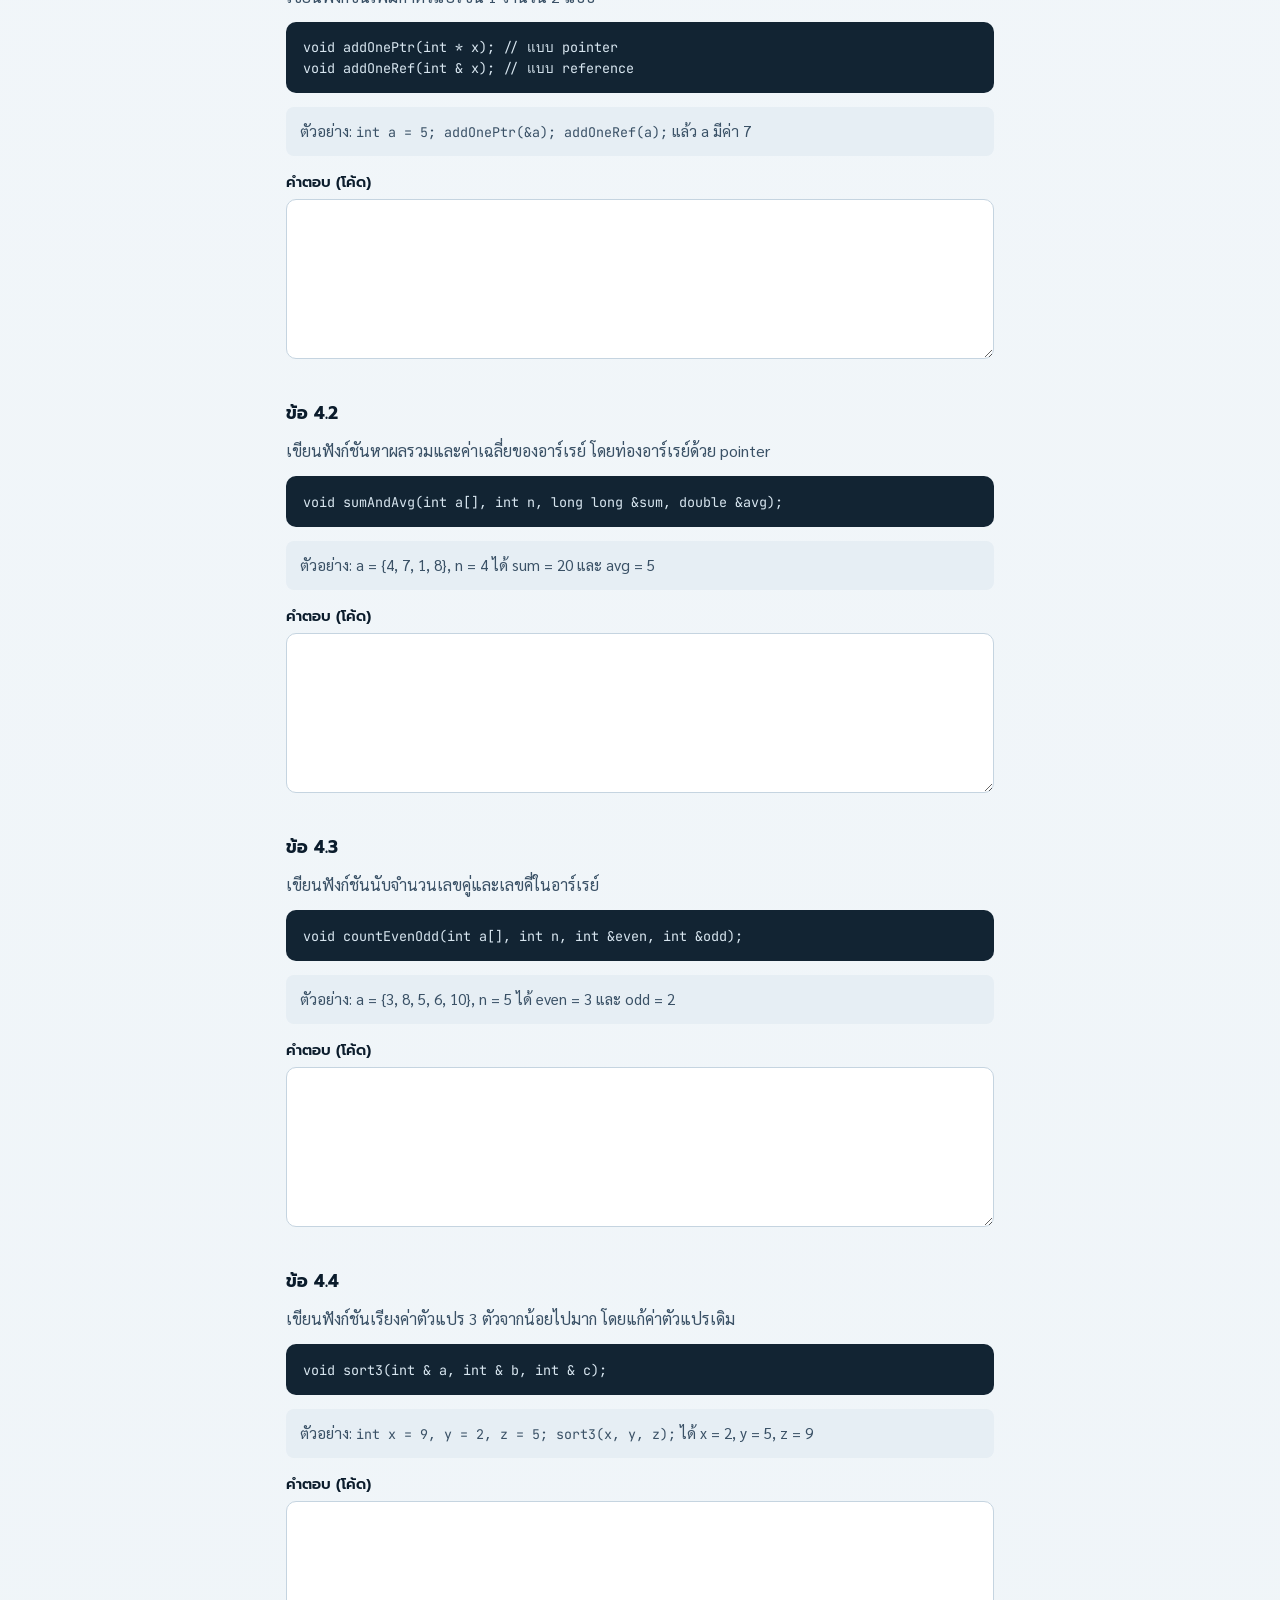
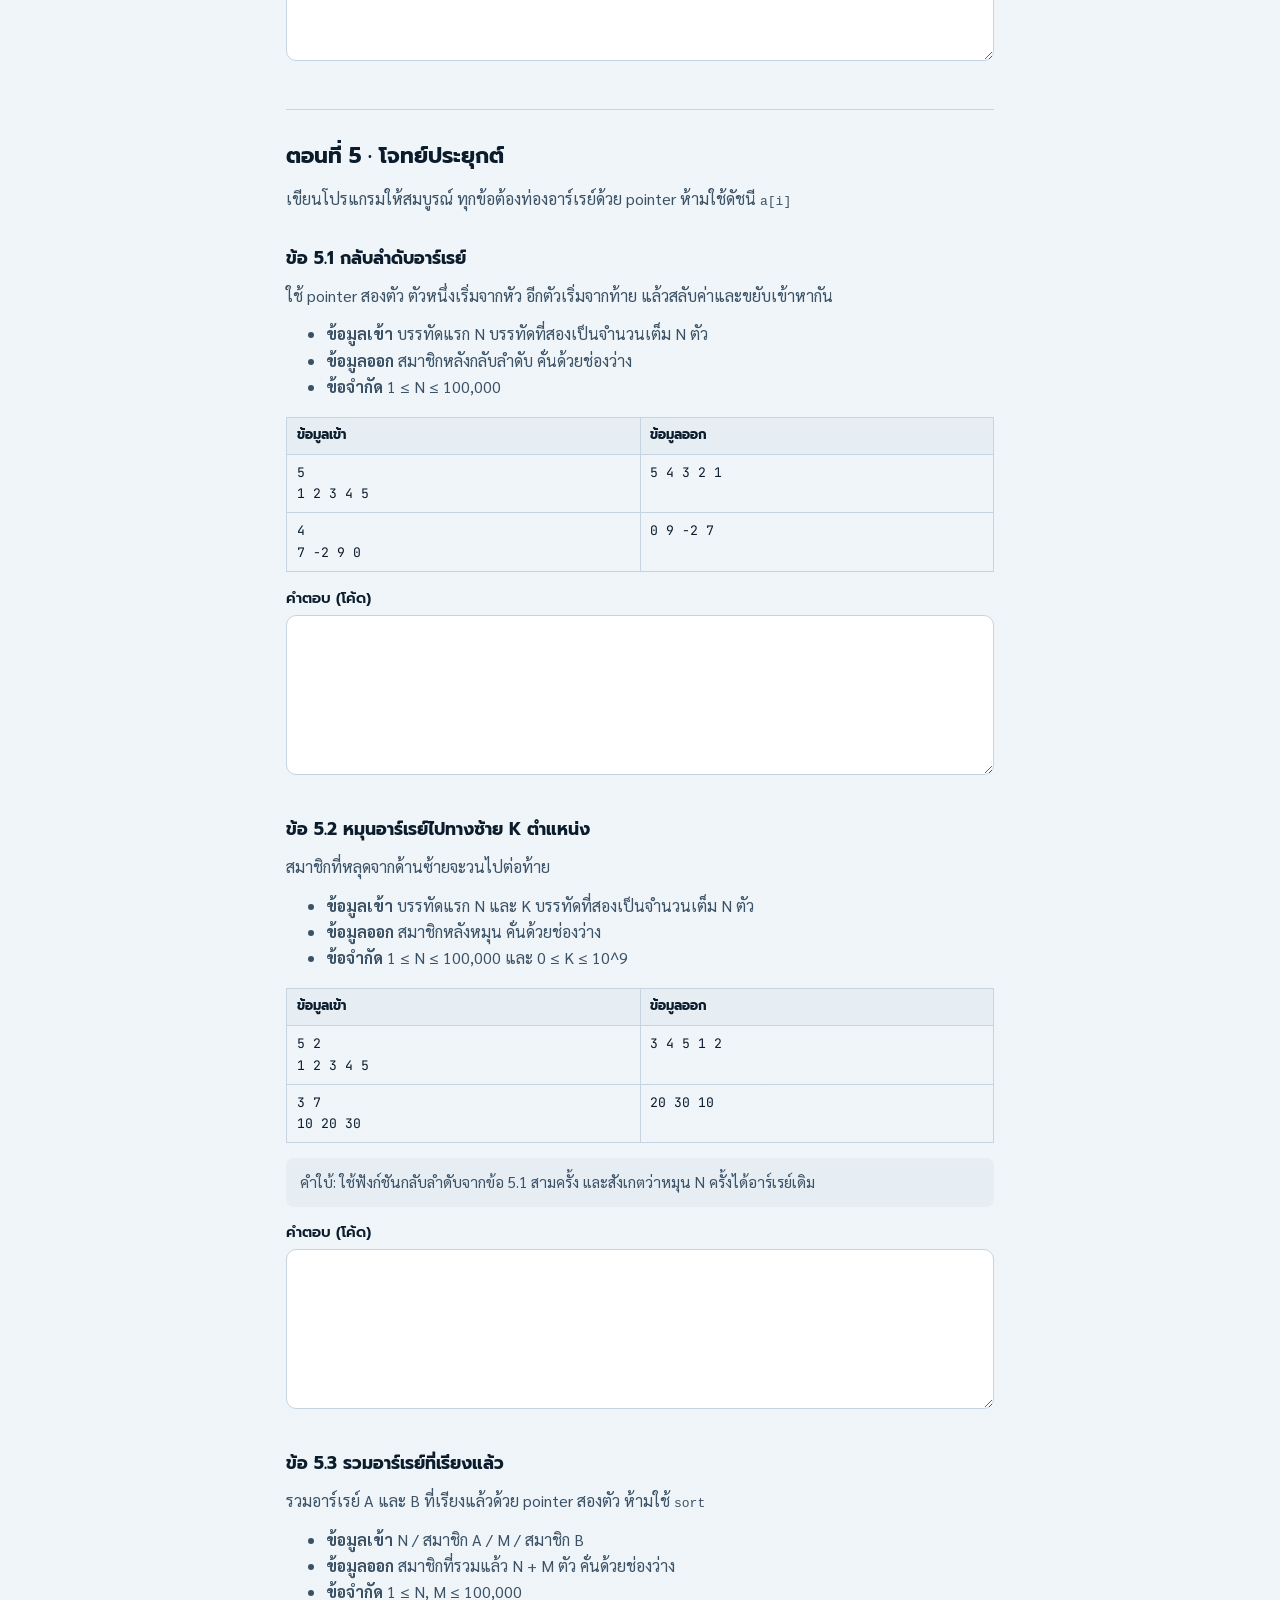
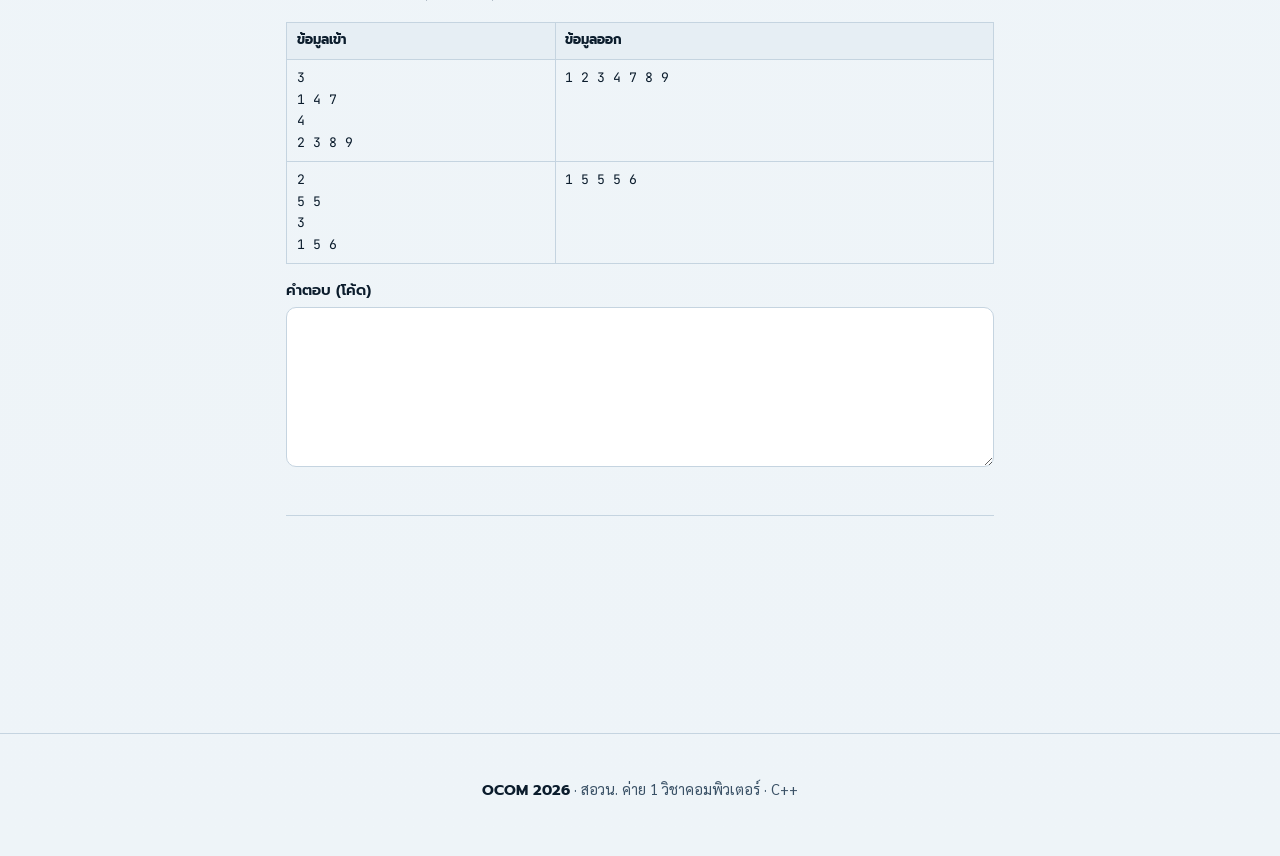
<file: worksheet-pointer.html>
<!DOCTYPE html>
<html lang="th">
<head>
  <meta charset="UTF-8" />
  <meta name="viewport" content="width=device-width, initial-scale=1" />
  <title>ใบงาน Pointer · OCOM 2026</title>
  <meta name="description" content="ใบงานเรื่องพอยน์เตอร์ ค่าย สอวน. ค่าย 1 — ตอบออนไลน์แล้วส่งให้อาจารย์" />
  <link rel="preconnect" href="https://fonts.googleapis.com" />
  <link rel="preconnect" href="https://fonts.gstatic.com" crossorigin />
  <link href="https://fonts.googleapis.com/css2?family=JetBrains+Mono:wght@400;600&family=Prompt:wght@500;600;700&family=Sarabun:wght@400;500;600;700&display=swap" rel="stylesheet" />
  <link rel="stylesheet" href="assets/style.css" />
  <link rel="stylesheet" href="assets/worksheet.css" />
</head>
<body>
  <header class="site-header" id="site-header">
    <a class="brand" href="./">OCOM <span>2026</span></a>
    <nav class="nav" aria-label="เมนูหลัก">
      <a href="lesson.html?src=files/d10-2_pointer.md">ใบความรู้</a>
      <a href="./#lessons">เนื้อหา</a>
    </nav>
  </header>

  <main class="section worksheet-page">
    <p class="lesson-back"><a href="./#lessons">← กลับหน้าแรก</a></p>
    <h1>ใบงาน · พอยน์เตอร์ (Pointer)</h1>
    <p class="worksheet-lead">
      ใบงานมี 5 ตอน ไล่จากง่ายไปยาก ใช้ร่วมกับใบความรู้เรื่องพอยน์เตอร์
      เมื่อตอบครบแล้วกดส่ง — คำตอบจะถูกส่งไปยังอาจารย์ทางอีเมล
    </p>

    <form
      id="worksheet-form"
      data-subject="ใบงาน Pointer"
      data-activity="Act10-2 Pointer"
      data-topic="Pointer"
      data-retry="worksheet-pointer.html"
      data-thanks="worksheet-thanks.html"
      novalidate
    >
      <section class="student-card">
        <h2>ข้อมูลนักเรียน</h2>
        <div class="field-grid">
          <div class="field">
            <label for="student_name">ชื่อ-สกุล *</label>
            <input id="student_name" name="ชื่อ-สกุล" type="text" required autocomplete="name" />
          </div>
          <div class="field">
            <label for="school">โรงเรียน *</label>
            <input id="school" name="โรงเรียน" type="text" required />
          </div>
          <div class="field">
            <label for="seat_no">เลขที่ *</label>
            <input id="seat_no" name="เลขที่" type="text" required />
          </div>
        </div>
        <div class="field">
          <label for="student_email">อีเมลติดต่อกลับ (ถ้ามี)</label>
          <input id="student_email" name="อีเมลนักเรียน" type="email" autocomplete="email" />
        </div>
      </section>

      <section class="ws-section">
        <h2>ตอนที่ 1 · ไล่โค้ดและทายผลลัพธ์</h2>
        <p class="ws-note">เขียนผลลัพธ์ที่โปรแกรมแสดงบนหน้าจอ โค้ดทุกข้อถือว่ามี <code>#include &lt;bits/stdc++.h&gt;</code> และ <code>using namespace std;</code> อยู่แล้ว</p>

        <article class="q-block">
          <h3>ข้อ 1.1</h3>
          <pre class="q-code"><code>int x = 5, y = 8;
int *p = &amp;x;
*p = *p + 3;
p = &amp;y;
*p = *p * 2;
cout &lt;&lt; x &lt;&lt; " " &lt;&lt; y;</code></pre>
          <div class="field">
            <label for="q1_1">ผลลัพธ์</label>
            <input id="q1_1" name="ข้อ1.1_ผลลัพธ์" type="text" />
          </div>
        </article>

        <article class="q-block">
          <h3>ข้อ 1.2</h3>
          <pre class="q-code"><code>int a = 4;
int *p = &amp;a;
int *q = p;
*q = 10;
cout &lt;&lt; a &lt;&lt; " " &lt;&lt; *p;</code></pre>
          <div class="field">
            <label for="q1_2">ผลลัพธ์</label>
            <input id="q1_2" name="ข้อ1.2_ผลลัพธ์" type="text" />
          </div>
        </article>

        <article class="q-block">
          <h3>ข้อ 1.3</h3>
          <pre class="q-code"><code>int arr[5] = {3, 6, 9, 12, 15};
int *p = arr + 1;
cout &lt;&lt; *p &lt;&lt; " " &lt;&lt; *(p + 2) &lt;&lt; " " &lt;&lt; p[1];</code></pre>
          <div class="field">
            <label for="q1_3">ผลลัพธ์</label>
            <input id="q1_3" name="ข้อ1.3_ผลลัพธ์" type="text" />
          </div>
        </article>

        <article class="q-block">
          <h3>ข้อ 1.4</h3>
          <pre class="q-code"><code>int arr[4] = {1, 2, 3, 4};
for (int *p = arr; p &lt; arr + 4; p++)
    *p = *p * 10;
cout &lt;&lt; arr[0] + arr[3];</code></pre>
          <div class="field">
            <label for="q1_4">ผลลัพธ์</label>
            <input id="q1_4" name="ข้อ1.4_ผลลัพธ์" type="text" />
          </div>
        </article>

        <article class="q-block">
          <h3>ข้อ 1.5</h3>
          <pre class="q-code"><code>void f(int a, int &amp;b, int *c) {
    a++;
    b++;
    (*c)++;
}
int main() {
    int x = 1, y = 1, z = 1;
    f(x, y, &amp;z);
    cout &lt;&lt; x &lt;&lt; y &lt;&lt; z;
}</code></pre>
          <div class="field">
            <label for="q1_5">ผลลัพธ์</label>
            <input id="q1_5" name="ข้อ1.5_ผลลัพธ์" type="text" />
          </div>
        </article>

        <article class="q-block">
          <h3>ข้อ 1.6</h3>
          <pre class="q-code"><code>int x = 7;
int *p = &amp;x;
int **pp = &amp;p;
**pp = 20;
cout &lt;&lt; x &lt;&lt; " " &lt;&lt; (*pp == &amp;x);</code></pre>
          <div class="field">
            <label for="q1_6">ผลลัพธ์</label>
            <input id="q1_6" name="ข้อ1.6_ผลลัพธ์" type="text" />
          </div>
        </article>

        <article class="q-block">
          <h3>ข้อ 1.7</h3>
          <pre class="q-code"><code>int arr[3] = {1, 2, 3};
for (int v : arr) v = v * 5;
for (int &amp;v : arr) v = v + 1;
cout &lt;&lt; arr[0] &lt;&lt; arr[1] &lt;&lt; arr[2];</code></pre>
          <div class="field">
            <label for="q1_7">ผลลัพธ์</label>
            <input id="q1_7" name="ข้อ1.7_ผลลัพธ์" type="text" />
          </div>
        </article>

        <article class="q-block">
          <h3>ข้อ 1.8</h3>
          <pre class="q-code"><code>int arr[6] = {2, 4, 6, 8, 10, 12};
int *p = arr + 1, *q = arr + 5;
cout &lt;&lt; q - p &lt;&lt; " " &lt;&lt; *q - *p;</code></pre>
          <div class="field">
            <label for="q1_8">ผลลัพธ์</label>
            <input id="q1_8" name="ข้อ1.8_ผลลัพธ์" type="text" />
          </div>
        </article>
      </section>

      <section class="ws-section">
        <h2>ตอนที่ 2 · เลือกคำตอบที่ถูกต้อง</h2>
        <p class="ws-note">เลือกคำตอบที่ถูกต้องที่สุดเพียงข้อเดียว</p>

        <article class="q-block">
          <h3>ข้อ 2.1</h3>
          <p class="prompt">ถ้า <code>int x;</code> อยู่ที่ที่อยู่ 0x200 และ <code>int *p = &amp;x;</code> (int ขนาด 4 ไบต์) ค่าของ <code>p + 2</code> คือข้อใด</p>
          <div class="choices">
            <label class="choice"><input type="radio" name="ข้อ2.1" value="ก. 0x202" /><span>ก. 0x202</span></label>
            <label class="choice"><input type="radio" name="ข้อ2.1" value="ข. 0x204" /><span>ข. 0x204</span></label>
            <label class="choice"><input type="radio" name="ข้อ2.1" value="ค. 0x208" /><span>ค. 0x208</span></label>
            <label class="choice"><input type="radio" name="ข้อ2.1" value="ง. 0x220" /><span>ง. 0x220</span></label>
          </div>
        </article>

        <article class="q-block">
          <h3>ข้อ 2.2</h3>
          <p class="prompt">คำสั่ง <code>int* a, b;</code> ข้อใดถูกต้อง</p>
          <div class="choices">
            <label class="choice"><input type="radio" name="ข้อ2.2" value="ก. a และ b เป็น pointer ทั้งคู่" /><span>ก. a และ b เป็น pointer ทั้งคู่</span></label>
            <label class="choice"><input type="radio" name="ข้อ2.2" value="ข. a เป็น pointer ส่วน b เป็น int" /><span>ข. a เป็น pointer ส่วน b เป็น int</span></label>
            <label class="choice"><input type="radio" name="ข้อ2.2" value="ค. a เป็น int ส่วน b เป็น pointer" /><span>ค. a เป็น int ส่วน b เป็น pointer</span></label>
            <label class="choice"><input type="radio" name="ข้อ2.2" value="ง. คอมไพล์ไม่ผ่าน" /><span>ง. คอมไพล์ไม่ผ่าน</span></label>
          </div>
        </article>

        <article class="q-block">
          <h3>ข้อ 2.3</h3>
          <p class="prompt">ข้อใด <strong>ไม่ถูกต้อง</strong> เกี่ยวกับ reference</p>
          <div class="choices">
            <label class="choice"><input type="radio" name="ข้อ2.3" value="ก. ต้องกำหนดค่าตอนประกาศ" /><span>ก. ต้องกำหนดค่าตอนประกาศ</span></label>
            <label class="choice"><input type="radio" name="ข้อ2.3" value="ข. เปลี่ยนไปอ้างอิงตัวแปรอื่นได้ภายหลัง" /><span>ข. เปลี่ยนไปอ้างอิงตัวแปรอื่นได้ภายหลัง</span></label>
            <label class="choice"><input type="radio" name="ข้อ2.3" value="ค. ไม่สร้างกล่องใหม่ในหน่วยความจำ" /><span>ค. ไม่สร้างกล่องใหม่ในหน่วยความจำ</span></label>
            <label class="choice"><input type="radio" name="ข้อ2.3" value="ง. ใช้งานเหมือนตัวแปรปกติ" /><span>ง. ใช้งานเหมือนตัวแปรปกติ</span></label>
          </div>
        </article>

        <article class="q-block">
          <h3>ข้อ 2.4</h3>
          <p class="prompt"><code>arr[3]</code> มีความหมายเท่ากับข้อใด</p>
          <div class="choices">
            <label class="choice"><input type="radio" name="ข้อ2.4" value="ก. *arr + 3" /><span>ก. <code>*arr + 3</code></span></label>
            <label class="choice"><input type="radio" name="ข้อ2.4" value="ข. *(arr + 3)" /><span>ข. <code>*(arr + 3)</code></span></label>
            <label class="choice"><input type="radio" name="ข้อ2.4" value="ค. &amp;arr + 3" /><span>ค. <code>&amp;arr + 3</code></span></label>
            <label class="choice"><input type="radio" name="ข้อ2.4" value="ง. &amp;(arr + 3)" /><span>ง. <code>&amp;(arr + 3)</code></span></label>
          </div>
        </article>

        <article class="q-block">
          <h3>ข้อ 2.5</h3>
          <p class="prompt">ถ้า p เป็น pointer ชี้ไปที่ struct แล้ว <code>p-&gt;score</code> เท่ากับข้อใด</p>
          <div class="choices">
            <label class="choice"><input type="radio" name="ข้อ2.5" value="ก. *p.score" /><span>ก. <code>*p.score</code></span></label>
            <label class="choice"><input type="radio" name="ข้อ2.5" value="ข. (*p).score" /><span>ข. <code>(*p).score</code></span></label>
            <label class="choice"><input type="radio" name="ข้อ2.5" value="ค. &amp;p.score" /><span>ค. <code>&amp;p.score</code></span></label>
            <label class="choice"><input type="radio" name="ข้อ2.5" value="ง. *(p.score)" /><span>ง. <code>*(p.score)</code></span></label>
          </div>
        </article>

        <article class="q-block">
          <h3>ข้อ 2.6</h3>
          <p class="prompt">เหตุใดคำสั่ง <code>scanf("%d", &amp;x);</code> จึงต้องใส่ <code>&amp;</code> หน้า x</p>
          <div class="choices">
            <label class="choice"><input type="radio" name="ข้อ2.6" value="ก. เพื่อให้โปรแกรมทำงานเร็วขึ้น" /><span>ก. เพื่อให้โปรแกรมทำงานเร็วขึ้น</span></label>
            <label class="choice"><input type="radio" name="ข้อ2.6" value="ข. scanf ต้องรู้ที่อยู่ของ x เพื่อเขียนค่าลงไป" /><span>ข. scanf ต้องรู้ที่อยู่ของ x เพื่อเขียนค่าลงไป</span></label>
            <label class="choice"><input type="radio" name="ข้อ2.6" value="ค. เพื่อแปลงชนิดข้อมูลของ x" /><span>ค. เพื่อแปลงชนิดข้อมูลของ x</span></label>
            <label class="choice"><input type="radio" name="ข้อ2.6" value="ง. ไม่จำเป็นต้องใส่ก็ได้" /><span>ง. ไม่จำเป็นต้องใส่ก็ได้</span></label>
          </div>
        </article>
      </section>

      <section class="ws-section">
        <h2>ตอนที่ 3 · หาที่ผิดและแก้ไข</h2>
        <p class="ws-note">แต่ละข้อมีข้อผิดพลาด 1 จุด ให้ระบุบรรทัดที่ผิด อธิบายเหตุผล และเขียนโค้ดที่แก้แล้ว</p>

        <article class="q-block">
          <h3>ข้อ 3.1</h3>
          <pre class="q-code"><code>int *p;
*p = 10;
cout &lt;&lt; *p;</code></pre>
          <div class="field">
            <label for="q3_1_why">บรรทัดที่ผิด / เหตุผล</label>
            <textarea id="q3_1_why" name="ข้อ3.1_เหตุผล"></textarea>
          </div>
          <div class="field">
            <label for="q3_1_fix">โค้ดที่แก้แล้ว</label>
            <textarea id="q3_1_fix" name="ข้อ3.1_โค้ดแก้" class="code-answer"></textarea>
          </div>
        </article>

        <article class="q-block">
          <h3>ข้อ 3.2</h3>
          <p class="prompt">ต้องการหาผลรวมของสมาชิกทุกตัวในอาร์เรย์</p>
          <pre class="q-code"><code>int arr[5] = {1, 2, 3, 4, 5};
int sum = 0;
for (int *p = arr; p &lt;= arr + 5; p++)
    sum += *p;</code></pre>
          <div class="field">
            <label for="q3_2_why">บรรทัดที่ผิด / เหตุผล</label>
            <textarea id="q3_2_why" name="ข้อ3.2_เหตุผล"></textarea>
          </div>
          <div class="field">
            <label for="q3_2_fix">โค้ดที่แก้แล้ว</label>
            <textarea id="q3_2_fix" name="ข้อ3.2_โค้ดแก้" class="code-answer"></textarea>
          </div>
        </article>

        <article class="q-block">
          <h3>ข้อ 3.3</h3>
          <p class="prompt">ต้องการให้โปรแกรมแสดงผล 15</p>
          <pre class="q-code"><code>void addTen(int x) {
    x += 10;
}
int main() {
    int a = 5;
    addTen(a);
    cout &lt;&lt; a;
}</code></pre>
          <div class="field">
            <label for="q3_3_why">บรรทัดที่ผิด / เหตุผล</label>
            <textarea id="q3_3_why" name="ข้อ3.3_เหตุผล"></textarea>
          </div>
          <div class="field">
            <label for="q3_3_fix">โค้ดที่แก้แล้ว</label>
            <textarea id="q3_3_fix" name="ข้อ3.3_โค้ดแก้" class="code-answer"></textarea>
          </div>
        </article>

        <article class="q-block">
          <h3>ข้อ 3.4</h3>
          <pre class="q-code"><code>int *getValue() {
    int x = 42;
    return &amp;x;
}
int main() {
    int *p = getValue();
    cout &lt;&lt; *p;
}</code></pre>
          <div class="field">
            <label for="q3_4_why">บรรทัดที่ผิด / เหตุผล</label>
            <textarea id="q3_4_why" name="ข้อ3.4_เหตุผล"></textarea>
          </div>
          <div class="field">
            <label for="q3_4_fix">โค้ดที่แก้แล้ว</label>
            <textarea id="q3_4_fix" name="ข้อ3.4_โค้ดแก้" class="code-answer"></textarea>
          </div>
        </article>
      </section>

      <section class="ws-section">
        <h2>ตอนที่ 4 · เขียนฟังก์ชัน</h2>
        <p class="ws-note">เขียนฟังก์ชันตามที่กำหนด และเขียน <code>main</code> เพื่อทดสอบ</p>

        <article class="q-block">
          <h3>ข้อ 4.1</h3>
          <p class="prompt">เขียนฟังก์ชันเพิ่มค่าตัวแปรขึ้น 1 จำนวน 2 แบบ</p>
          <pre class="q-code"><code>void addOnePtr(int * x); // แบบ pointer
void addOneRef(int &amp; x); // แบบ reference</code></pre>
          <div class="example-box">ตัวอย่าง: <code>int a = 5; addOnePtr(&amp;a); addOneRef(a);</code> แล้ว a มีค่า 7</div>
          <div class="field">
            <label for="q4_1">คำตอบ (โค้ด)</label>
            <textarea id="q4_1" name="ข้อ4.1_โค้ด" class="code-answer"></textarea>
          </div>
        </article>

        <article class="q-block">
          <h3>ข้อ 4.2</h3>
          <p class="prompt">เขียนฟังก์ชันหาผลรวมและค่าเฉลี่ยของอาร์เรย์ โดยท่องอาร์เรย์ด้วย pointer</p>
          <pre class="q-code"><code>void sumAndAvg(int a[], int n, long long &amp;sum, double &amp;avg);</code></pre>
          <div class="example-box">ตัวอย่าง: a = {4, 7, 1, 8}, n = 4 ได้ sum = 20 และ avg = 5</div>
          <div class="field">
            <label for="q4_2">คำตอบ (โค้ด)</label>
            <textarea id="q4_2" name="ข้อ4.2_โค้ด" class="code-answer"></textarea>
          </div>
        </article>

        <article class="q-block">
          <h3>ข้อ 4.3</h3>
          <p class="prompt">เขียนฟังก์ชันนับจำนวนเลขคู่และเลขคี่ในอาร์เรย์</p>
          <pre class="q-code"><code>void countEvenOdd(int a[], int n, int &amp;even, int &amp;odd);</code></pre>
          <div class="example-box">ตัวอย่าง: a = {3, 8, 5, 6, 10}, n = 5 ได้ even = 3 และ odd = 2</div>
          <div class="field">
            <label for="q4_3">คำตอบ (โค้ด)</label>
            <textarea id="q4_3" name="ข้อ4.3_โค้ด" class="code-answer"></textarea>
          </div>
        </article>

        <article class="q-block">
          <h3>ข้อ 4.4</h3>
          <p class="prompt">เขียนฟังก์ชันเรียงค่าตัวแปร 3 ตัวจากน้อยไปมาก โดยแก้ค่าตัวแปรเดิม</p>
          <pre class="q-code"><code>void sort3(int &amp; a, int &amp; b, int &amp; c);</code></pre>
          <div class="example-box">ตัวอย่าง: <code>int x = 9, y = 2, z = 5; sort3(x, y, z);</code> ได้ x = 2, y = 5, z = 9</div>
          <div class="field">
            <label for="q4_4">คำตอบ (โค้ด)</label>
            <textarea id="q4_4" name="ข้อ4.4_โค้ด" class="code-answer"></textarea>
          </div>
        </article>
      </section>

      <section class="ws-section">
        <h2>ตอนที่ 5 · โจทย์ประยุกต์</h2>
        <p class="ws-note">เขียนโปรแกรมให้สมบูรณ์ ทุกข้อต้องท่องอาร์เรย์ด้วย pointer ห้ามใช้ดัชนี <code>a[i]</code></p>

        <article class="q-block">
          <h3>ข้อ 5.1 กลับลำดับอาร์เรย์</h3>
          <p class="prompt">ใช้ pointer สองตัว ตัวหนึ่งเริ่มจากหัว อีกตัวเริ่มจากท้าย แล้วสลับค่าและขยับเข้าหากัน</p>
          <ul class="ws-note">
            <li><strong>ข้อมูลเข้า</strong> บรรทัดแรก N บรรทัดที่สองเป็นจำนวนเต็ม N ตัว</li>
            <li><strong>ข้อมูลออก</strong> สมาชิกหลังกลับลำดับ คั่นด้วยช่องว่าง</li>
            <li><strong>ข้อจำกัด</strong> 1 ≤ N ≤ 100,000</li>
          </ul>
          <table class="ws-table">
            <thead><tr><th>ข้อมูลเข้า</th><th>ข้อมูลออก</th></tr></thead>
            <tbody>
              <tr><td>5
1 2 3 4 5</td><td>5 4 3 2 1</td></tr>
              <tr><td>4
7 -2 9 0</td><td>0 9 -2 7</td></tr>
            </tbody>
          </table>
          <div class="field">
            <label for="q5_1">คำตอบ (โค้ด)</label>
            <textarea id="q5_1" name="ข้อ5.1_โค้ด" class="code-answer"></textarea>
          </div>
        </article>

        <article class="q-block">
          <h3>ข้อ 5.2 หมุนอาร์เรย์ไปทางซ้าย K ตำแหน่ง</h3>
          <p class="prompt">สมาชิกที่หลุดจากด้านซ้ายจะวนไปต่อท้าย</p>
          <ul class="ws-note">
            <li><strong>ข้อมูลเข้า</strong> บรรทัดแรก N และ K บรรทัดที่สองเป็นจำนวนเต็ม N ตัว</li>
            <li><strong>ข้อมูลออก</strong> สมาชิกหลังหมุน คั่นด้วยช่องว่าง</li>
            <li><strong>ข้อจำกัด</strong> 1 ≤ N ≤ 100,000 และ 0 ≤ K ≤ 10^9</li>
          </ul>
          <table class="ws-table">
            <thead><tr><th>ข้อมูลเข้า</th><th>ข้อมูลออก</th></tr></thead>
            <tbody>
              <tr><td>5 2
1 2 3 4 5</td><td>3 4 5 1 2</td></tr>
              <tr><td>3 7
10 20 30</td><td>20 30 10</td></tr>
            </tbody>
          </table>
          <div class="example-box">คำใบ้: ใช้ฟังก์ชันกลับลำดับจากข้อ 5.1 สามครั้ง และสังเกตว่าหมุน N ครั้งได้อาร์เรย์เดิม</div>
          <div class="field">
            <label for="q5_2">คำตอบ (โค้ด)</label>
            <textarea id="q5_2" name="ข้อ5.2_โค้ด" class="code-answer"></textarea>
          </div>
        </article>

        <article class="q-block">
          <h3>ข้อ 5.3 รวมอาร์เรย์ที่เรียงแล้ว</h3>
          <p class="prompt">รวมอาร์เรย์ A และ B ที่เรียงแล้วด้วย pointer สองตัว ห้ามใช้ <code>sort</code></p>
          <ul class="ws-note">
            <li><strong>ข้อมูลเข้า</strong> N / สมาชิก A / M / สมาชิก B</li>
            <li><strong>ข้อมูลออก</strong> สมาชิกที่รวมแล้ว N + M ตัว คั่นด้วยช่องว่าง</li>
            <li><strong>ข้อจำกัด</strong> 1 ≤ N, M ≤ 100,000</li>
          </ul>
          <table class="ws-table">
            <thead><tr><th>ข้อมูลเข้า</th><th>ข้อมูลออก</th></tr></thead>
            <tbody>
              <tr><td>3
1 4 7
4
2 3 8 9</td><td>1 2 3 4 7 8 9</td></tr>
              <tr><td>2
5 5
3
1 5 6</td><td>1 5 5 5 6</td></tr>
            </tbody>
          </table>
          <div class="field">
            <label for="q5_3">คำตอบ (โค้ด)</label>
            <textarea id="q5_3" name="ข้อ5.3_โค้ด" class="code-answer"></textarea>
          </div>
        </article>
      </section>

      <div class="submit-bar">
        <p>ตรวจชื่อ โรงเรียน และเลขที่ให้ครบก่อนกดส่ง คำตอบจะถูกส่งไปที่อีเมลอาจารย์</p>
        <button type="submit" class="btn btn-primary" id="submit-btn">ส่งใบงาน</button>
      </div>
      <p class="form-status" id="form-status" role="status" aria-live="polite"></p>
    </form>
  </main>

  <footer class="site-footer">
    <p><strong>OCOM 2026</strong> · สอวน. ค่าย 1 วิชาคอมพิวเตอร์ · C++</p>
  </footer>

  <script src="assets/main.js"></script>
  <script src="assets/worksheet.js"></script>
</body>
</html>
</file>
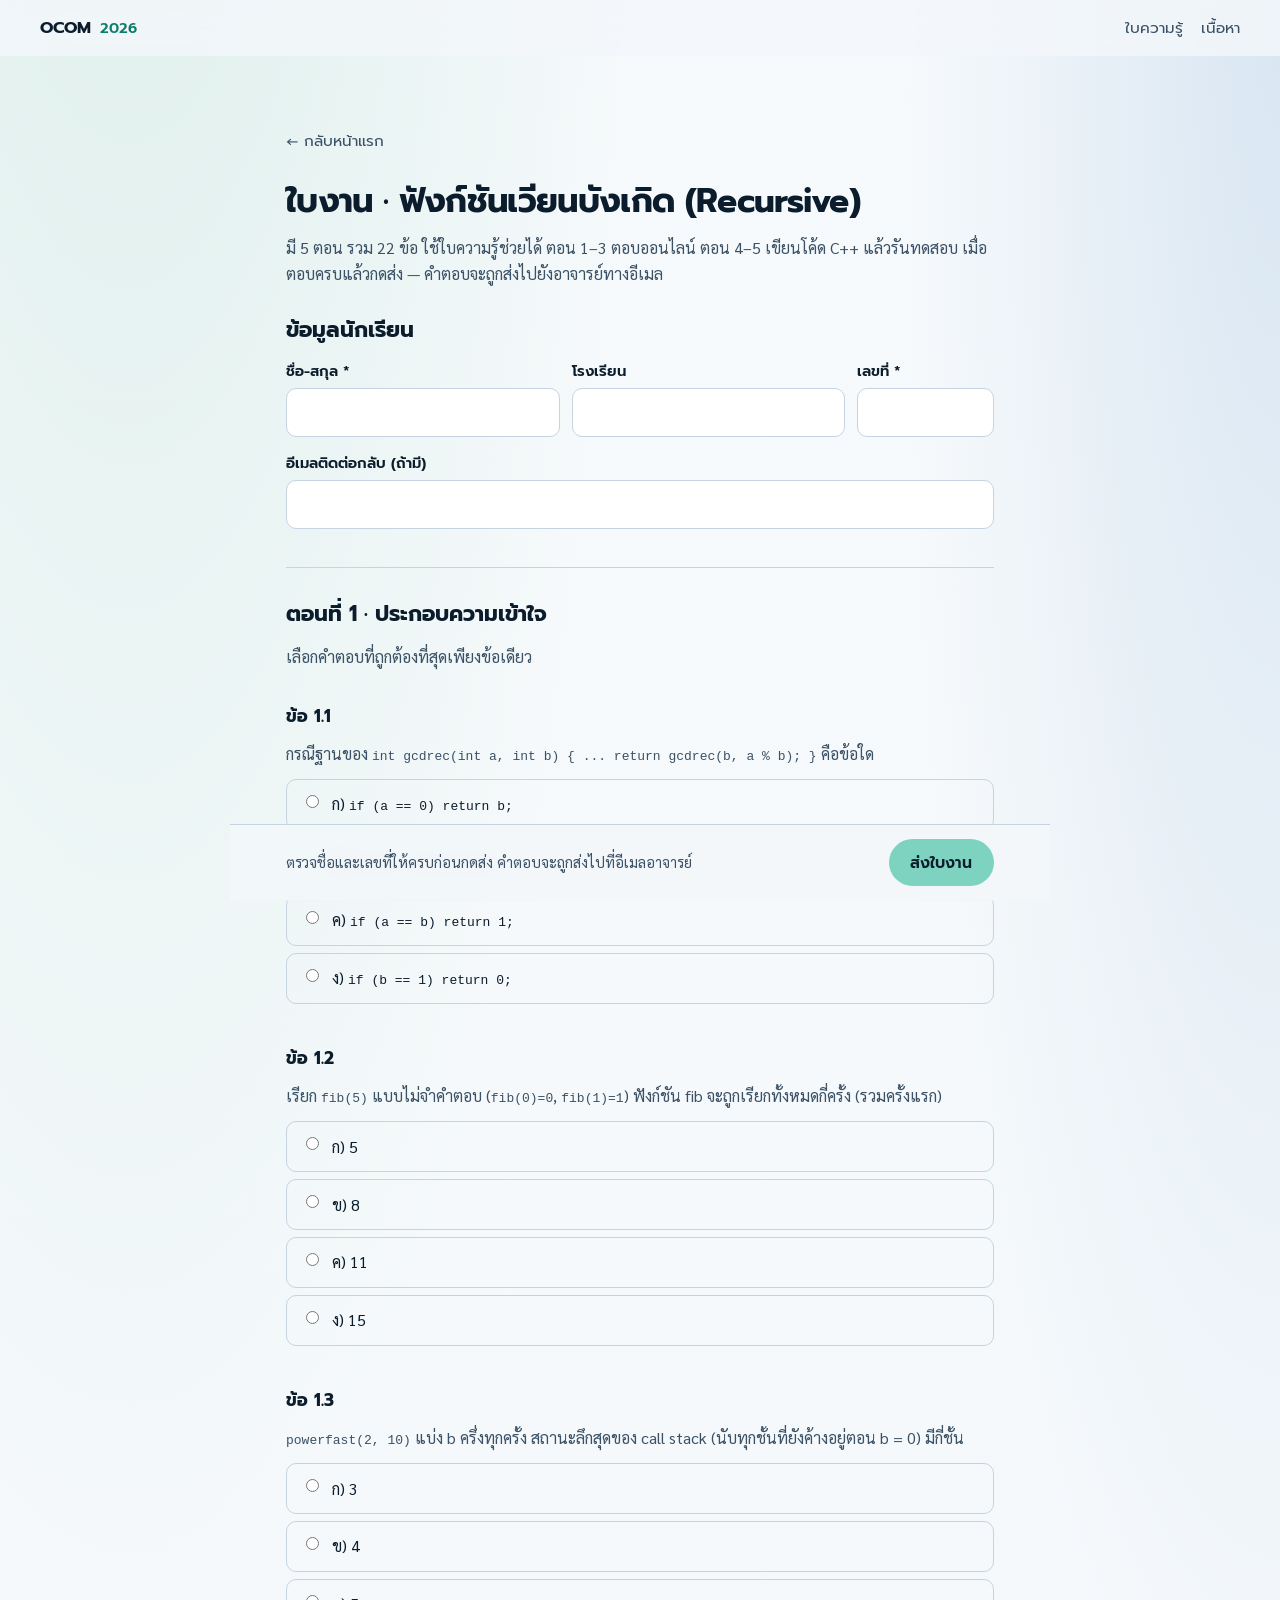
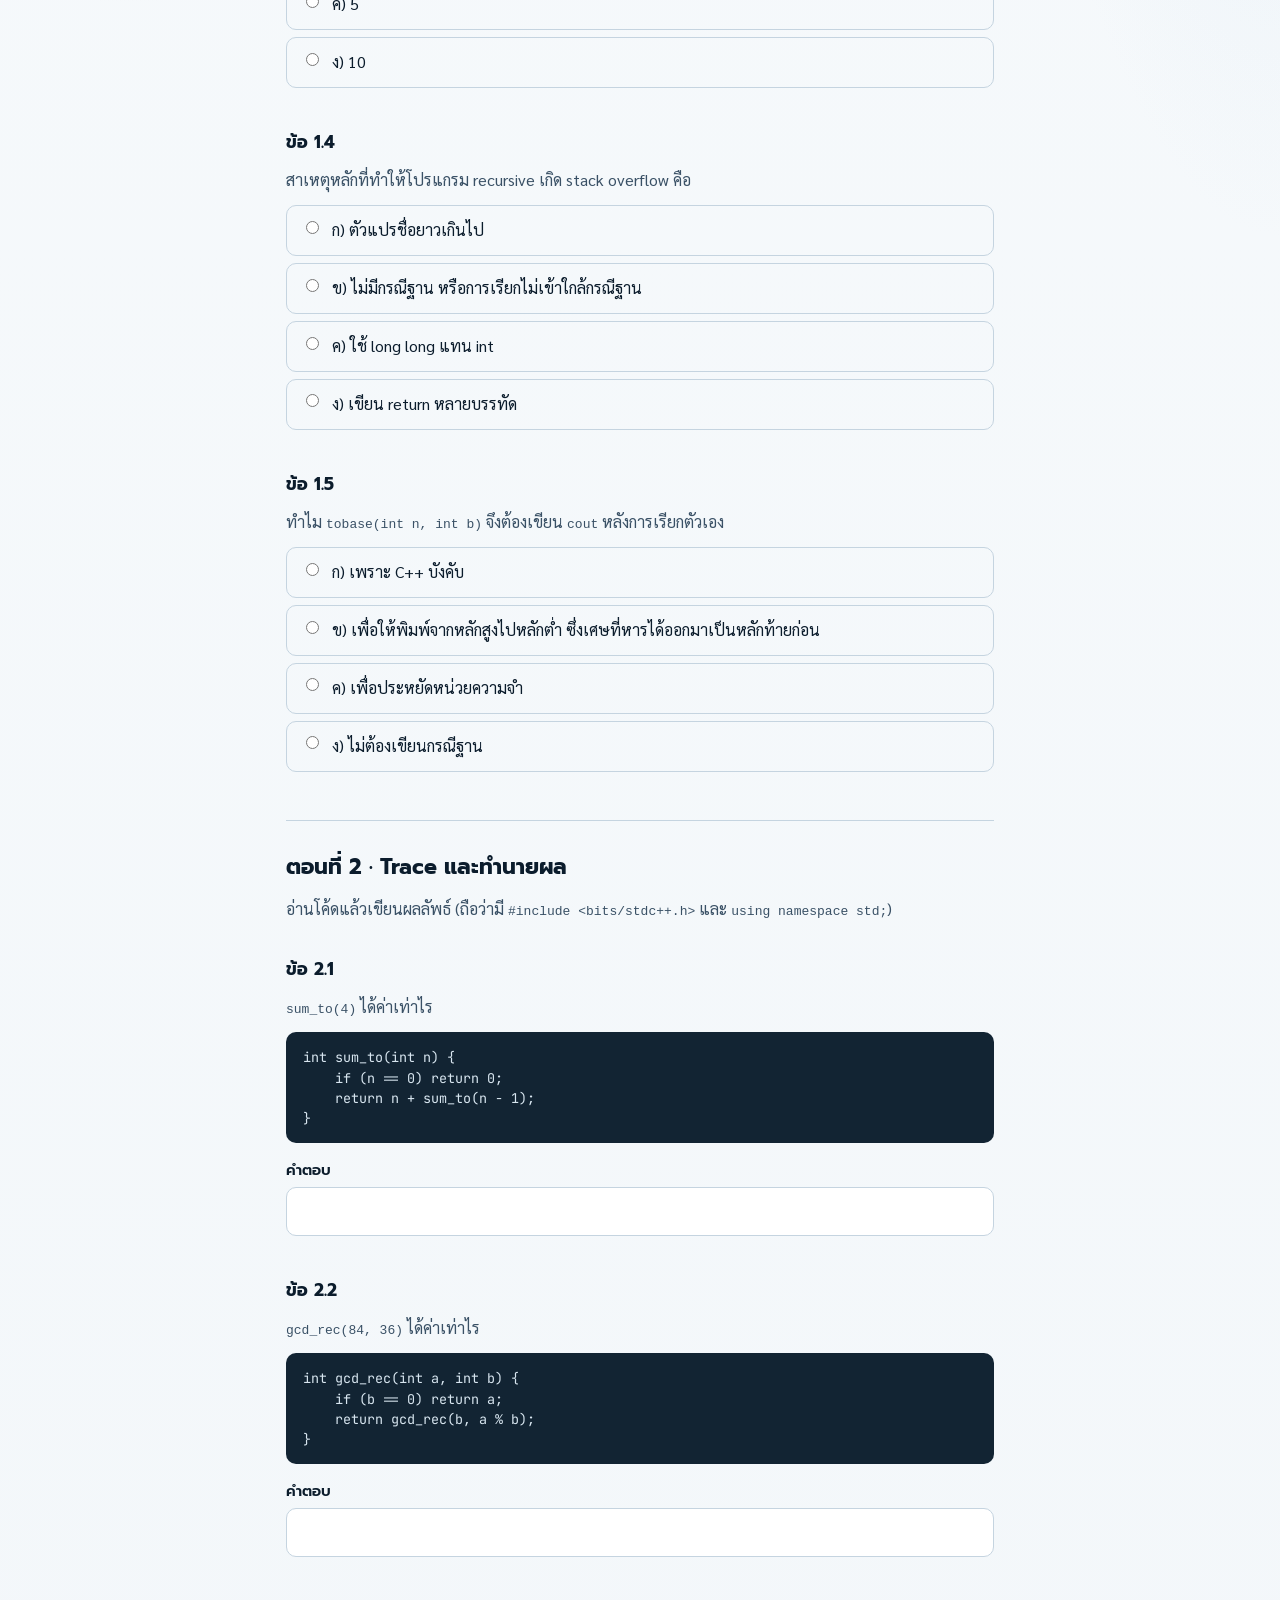
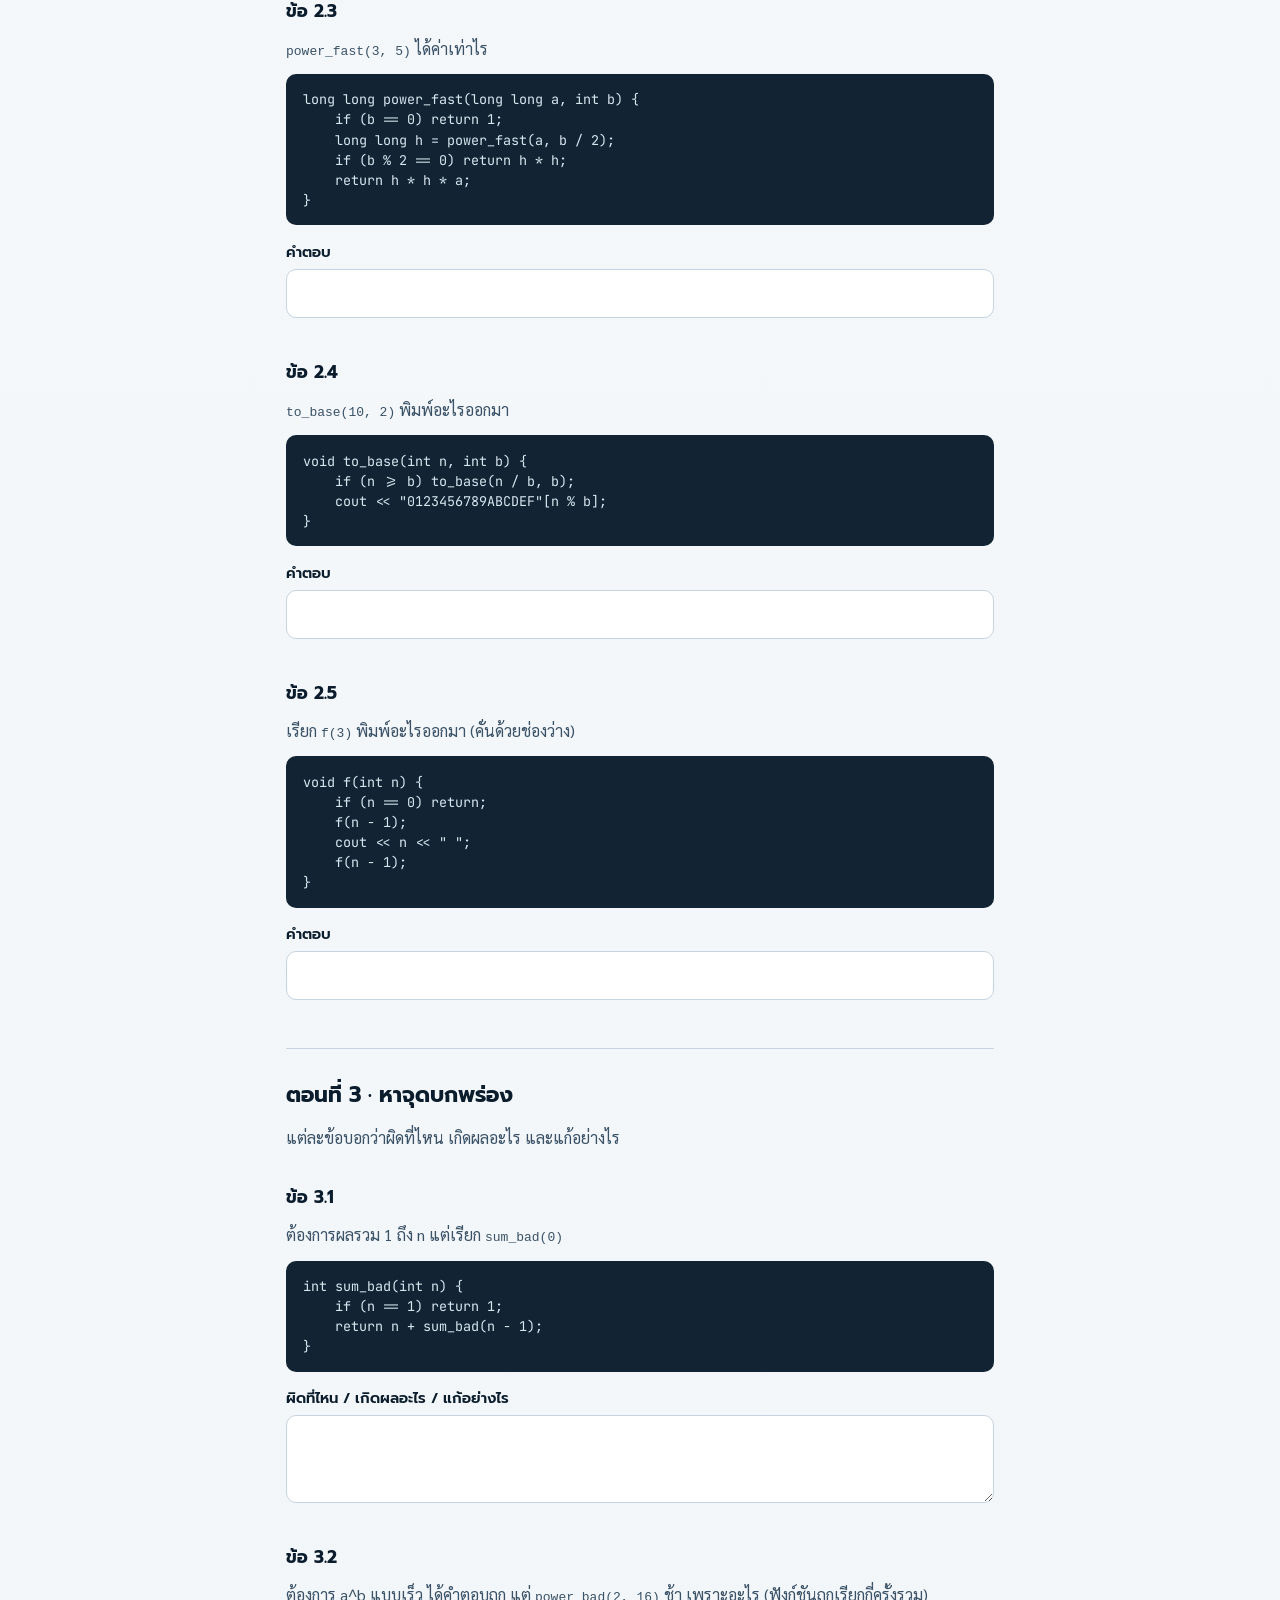
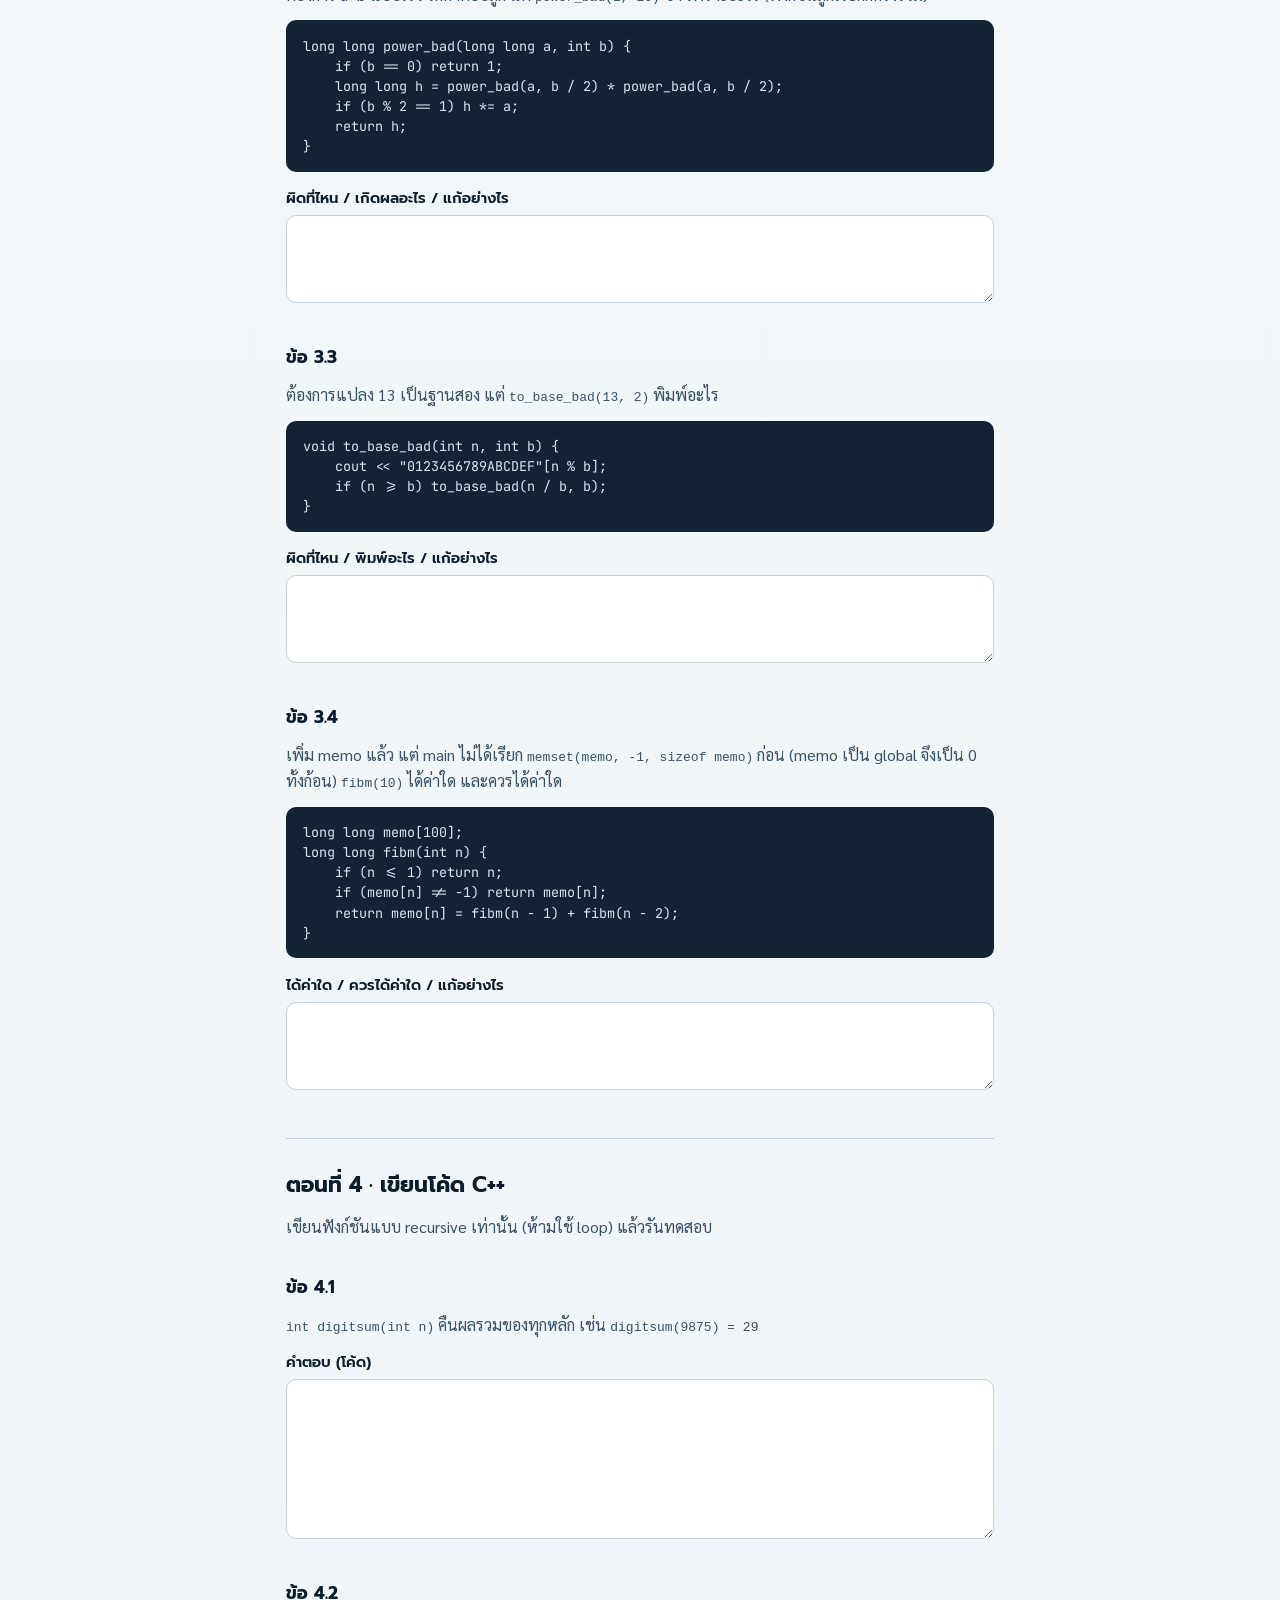
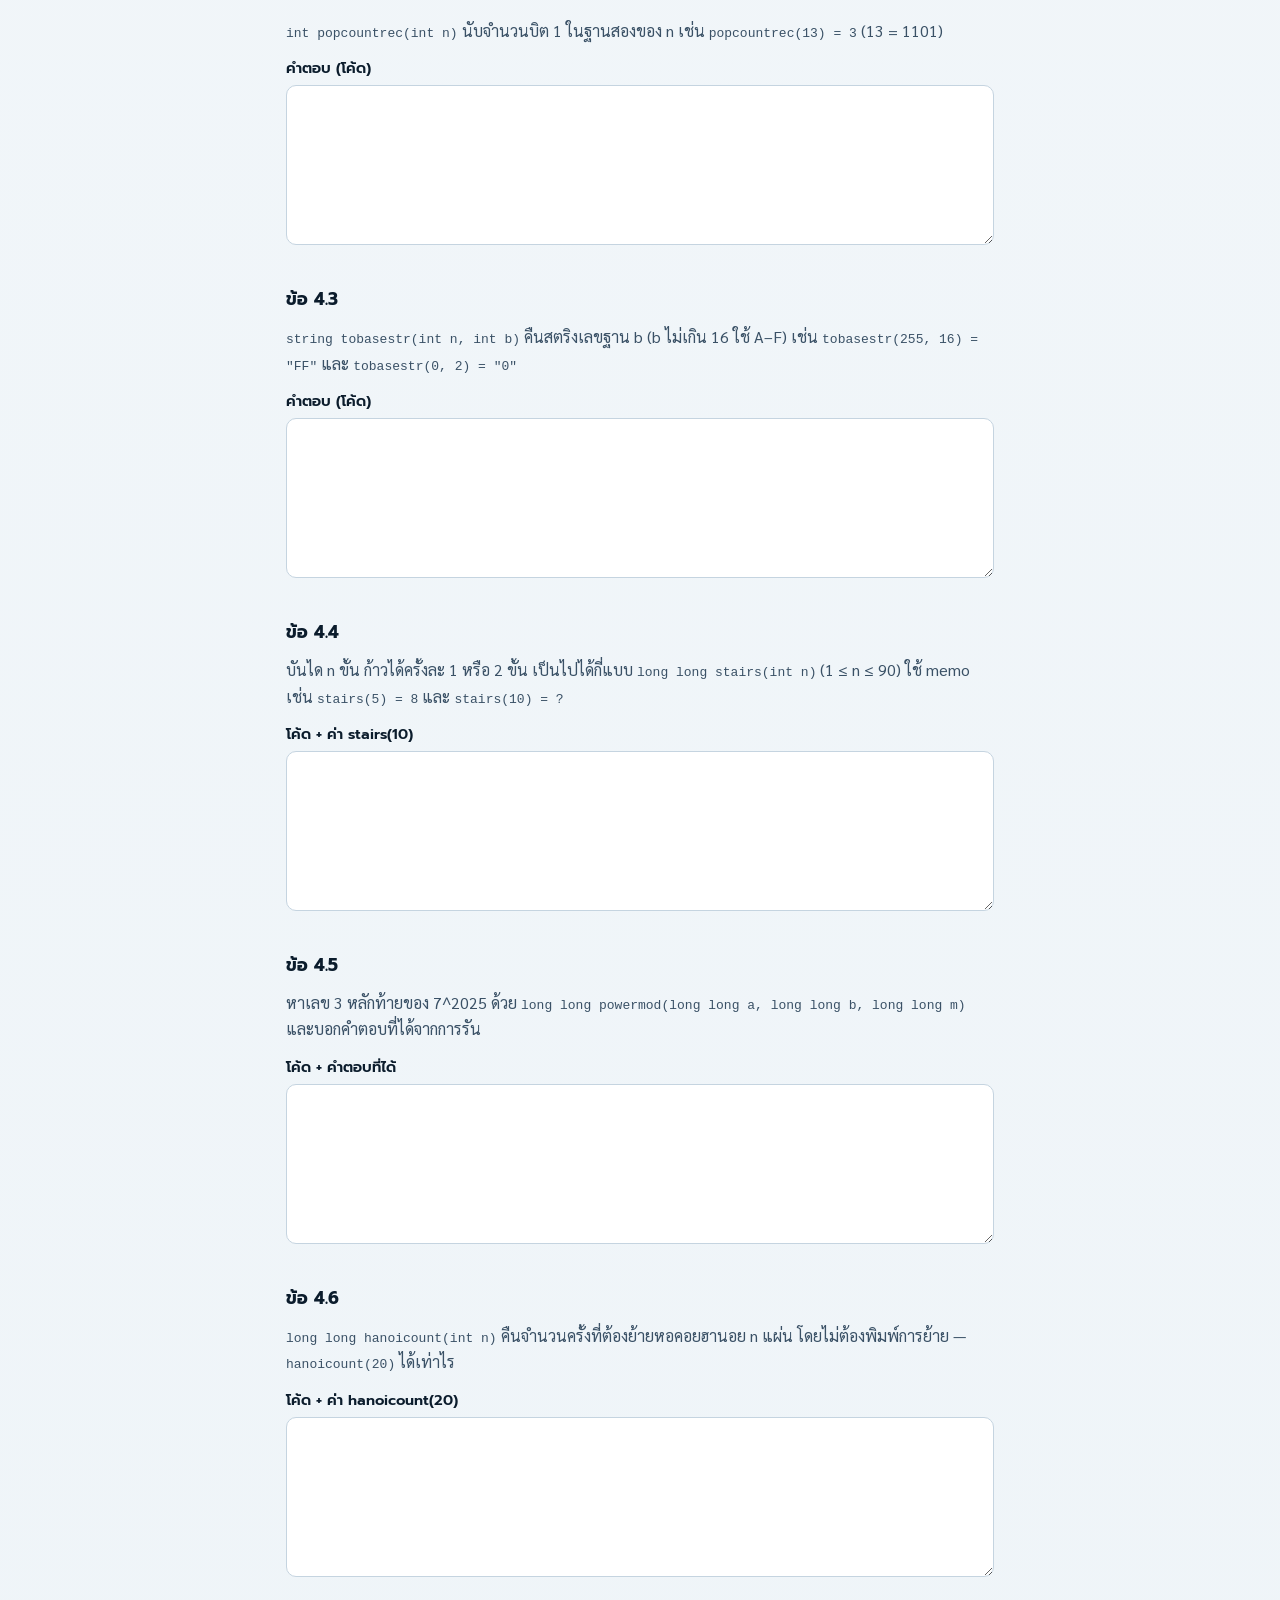
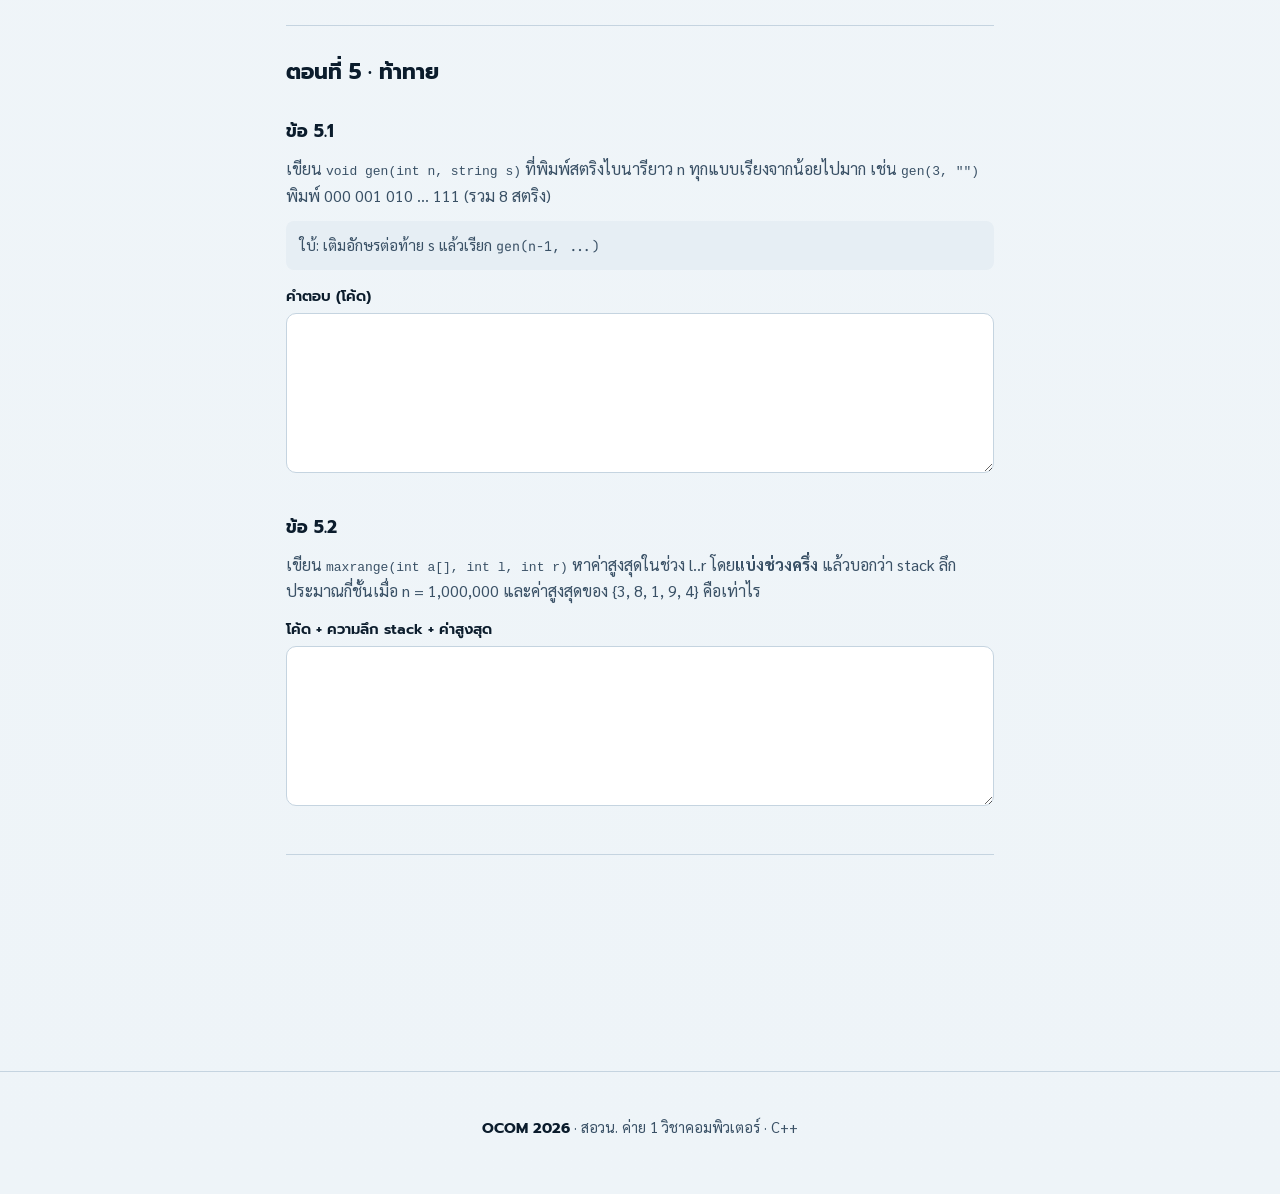
<file: worksheet-recursive.html>
<!DOCTYPE html>
<html lang="th">
<head>
  <meta charset="UTF-8" />
  <meta name="viewport" content="width=device-width, initial-scale=1" />
  <title>ใบงาน Recursive · OCOM 2026</title>
  <meta name="description" content="ใบงานเรื่องฟังก์ชันเวียนบังเกิด ค่าย สอวน. ค่าย 1 — ตอบออนไลน์แล้วส่งให้อาจารย์" />
  <link rel="preconnect" href="https://fonts.googleapis.com" />
  <link rel="preconnect" href="https://fonts.gstatic.com" crossorigin />
  <link href="https://fonts.googleapis.com/css2?family=JetBrains+Mono:wght@400;600&family=Prompt:wght@500;600;700&family=Sarabun:wght@400;500;600;700&display=swap" rel="stylesheet" />
  <link rel="stylesheet" href="assets/style.css" />
  <link rel="stylesheet" href="assets/worksheet.css" />
</head>
<body>
  <header class="site-header" id="site-header">
    <a class="brand" href="./">OCOM <span>2026</span></a>
    <nav class="nav" aria-label="เมนูหลัก">
      <a href="lesson.html?src=files/d10-3_Recursive.md">ใบความรู้</a>
      <a href="./#lessons">เนื้อหา</a>
    </nav>
  </header>

  <main class="section worksheet-page">
    <p class="lesson-back"><a href="./#lessons">← กลับหน้าแรก</a></p>
    <h1>ใบงาน · ฟังก์ชันเวียนบังเกิด (Recursive)</h1>
    <p class="worksheet-lead">
      มี 5 ตอน รวม 22 ข้อ ใช้ใบความรู้ช่วยได้ ตอน 1–3 ตอบออนไลน์ ตอน 4–5 เขียนโค้ด C++ แล้วรันทดสอบ
      เมื่อตอบครบแล้วกดส่ง — คำตอบจะถูกส่งไปยังอาจารย์ทางอีเมล
    </p>

    <form
      id="worksheet-form"
      data-subject="ใบงาน Recursive"
      data-activity="Act10-3 Recursive"
      data-topic="Recursive"
      data-retry="worksheet-recursive.html"
      data-thanks="worksheet-thanks.html"
      novalidate
    >
      <section class="student-card">
        <h2>ข้อมูลนักเรียน</h2>
        <div class="field-grid">
          <div class="field">
            <label for="student_name">ชื่อ-สกุล *</label>
            <input id="student_name" name="ชื่อ-สกุล" type="text" required autocomplete="name" />
          </div>
          <div class="field">
            <label for="school">โรงเรียน</label>
            <input id="school" name="โรงเรียน" type="text" />
          </div>
          <div class="field">
            <label for="seat_no">เลขที่ *</label>
            <input id="seat_no" name="เลขที่" type="text" required />
          </div>
        </div>
        <div class="field">
          <label for="student_email">อีเมลติดต่อกลับ (ถ้ามี)</label>
          <input id="student_email" name="อีเมลนักเรียน" type="email" autocomplete="email" />
        </div>
      </section>

      <section class="ws-section">
        <h2>ตอนที่ 1 · ประกอบความเข้าใจ</h2>
        <p class="ws-note">เลือกคำตอบที่ถูกต้องที่สุดเพียงข้อเดียว</p>

        <article class="q-block">
          <h3>ข้อ 1.1</h3>
          <p class="prompt">กรณีฐานของ <code>int gcdrec(int a, int b) { ... return gcdrec(b, a % b); }</code> คือข้อใด</p>
          <div class="choices">
            <label class="choice"><input type="radio" name="ข้อ1.1" value="ก) if (a == 0) return b;" /><span>ก) <code>if (a == 0) return b;</code></span></label>
            <label class="choice"><input type="radio" name="ข้อ1.1" value="ข) if (b == 0) return a;" /><span>ข) <code>if (b == 0) return a;</code></span></label>
            <label class="choice"><input type="radio" name="ข้อ1.1" value="ค) if (a == b) return 1;" /><span>ค) <code>if (a == b) return 1;</code></span></label>
            <label class="choice"><input type="radio" name="ข้อ1.1" value="ง) if (b == 1) return 0;" /><span>ง) <code>if (b == 1) return 0;</code></span></label>
          </div>
        </article>

        <article class="q-block">
          <h3>ข้อ 1.2</h3>
          <p class="prompt">เรียก <code>fib(5)</code> แบบไม่จำคำตอบ (<code>fib(0)=0</code>, <code>fib(1)=1</code>) ฟังก์ชัน fib จะถูกเรียกทั้งหมดกี่ครั้ง (รวมครั้งแรก)</p>
          <div class="choices">
            <label class="choice"><input type="radio" name="ข้อ1.2" value="ก) 5" /><span>ก) 5</span></label>
            <label class="choice"><input type="radio" name="ข้อ1.2" value="ข) 8" /><span>ข) 8</span></label>
            <label class="choice"><input type="radio" name="ข้อ1.2" value="ค) 11" /><span>ค) 11</span></label>
            <label class="choice"><input type="radio" name="ข้อ1.2" value="ง) 15" /><span>ง) 15</span></label>
          </div>
        </article>

        <article class="q-block">
          <h3>ข้อ 1.3</h3>
          <p class="prompt"><code>powerfast(2, 10)</code> แบ่ง b ครึ่งทุกครั้ง สถานะลึกสุดของ call stack (นับทุกชั้นที่ยังค้างอยู่ตอน b = 0) มีกี่ชั้น</p>
          <div class="choices">
            <label class="choice"><input type="radio" name="ข้อ1.3" value="ก) 3" /><span>ก) 3</span></label>
            <label class="choice"><input type="radio" name="ข้อ1.3" value="ข) 4" /><span>ข) 4</span></label>
            <label class="choice"><input type="radio" name="ข้อ1.3" value="ค) 5" /><span>ค) 5</span></label>
            <label class="choice"><input type="radio" name="ข้อ1.3" value="ง) 10" /><span>ง) 10</span></label>
          </div>
        </article>

        <article class="q-block">
          <h3>ข้อ 1.4</h3>
          <p class="prompt">สาเหตุหลักที่ทำให้โปรแกรม recursive เกิด stack overflow คือ</p>
          <div class="choices">
            <label class="choice"><input type="radio" name="ข้อ1.4" value="ก) ตัวแปรชื่อยาวเกินไป" /><span>ก) ตัวแปรชื่อยาวเกินไป</span></label>
            <label class="choice"><input type="radio" name="ข้อ1.4" value="ข) ไม่มีกรณีฐาน หรือการเรียกไม่เข้าใกล้กรณีฐาน" /><span>ข) ไม่มีกรณีฐาน หรือการเรียกไม่เข้าใกล้กรณีฐาน</span></label>
            <label class="choice"><input type="radio" name="ข้อ1.4" value="ค) ใช้ long long แทน int" /><span>ค) ใช้ long long แทน int</span></label>
            <label class="choice"><input type="radio" name="ข้อ1.4" value="ง) เขียน return หลายบรรทัด" /><span>ง) เขียน return หลายบรรทัด</span></label>
          </div>
        </article>

        <article class="q-block">
          <h3>ข้อ 1.5</h3>
          <p class="prompt">ทำไม <code>tobase(int n, int b)</code> จึงต้องเขียน <code>cout</code> หลังการเรียกตัวเอง</p>
          <div class="choices">
            <label class="choice"><input type="radio" name="ข้อ1.5" value="ก) เพราะ C++ บังคับ" /><span>ก) เพราะ C++ บังคับ</span></label>
            <label class="choice"><input type="radio" name="ข้อ1.5" value="ข) เพื่อให้พิมพ์จากหลักสูงไปหลักต่ำ ซึ่งเศษที่หารได้ออกมาเป็นหลักท้ายก่อน" /><span>ข) เพื่อให้พิมพ์จากหลักสูงไปหลักต่ำ ซึ่งเศษที่หารได้ออกมาเป็นหลักท้ายก่อน</span></label>
            <label class="choice"><input type="radio" name="ข้อ1.5" value="ค) เพื่อประหยัดหน่วยความจำ" /><span>ค) เพื่อประหยัดหน่วยความจำ</span></label>
            <label class="choice"><input type="radio" name="ข้อ1.5" value="ง) ไม่ต้องเขียนกรณีฐาน" /><span>ง) ไม่ต้องเขียนกรณีฐาน</span></label>
          </div>
        </article>
      </section>

      <section class="ws-section">
        <h2>ตอนที่ 2 · Trace และทำนายผล</h2>
        <p class="ws-note">อ่านโค้ดแล้วเขียนผลลัพธ์ (ถือว่ามี <code>#include &lt;bits/stdc++.h&gt;</code> และ <code>using namespace std;</code>)</p>

        <article class="q-block">
          <h3>ข้อ 2.1</h3>
          <p class="prompt"><code>sum_to(4)</code> ได้ค่าเท่าไร</p>
          <pre class="q-code"><code>int sum_to(int n) {
    if (n == 0) return 0;
    return n + sum_to(n - 1);
}</code></pre>
          <div class="field">
            <label for="q2_1">คำตอบ</label>
            <input id="q2_1" name="ข้อ2.1_ผลลัพธ์" type="text" />
          </div>
        </article>

        <article class="q-block">
          <h3>ข้อ 2.2</h3>
          <p class="prompt"><code>gcd_rec(84, 36)</code> ได้ค่าเท่าไร</p>
          <pre class="q-code"><code>int gcd_rec(int a, int b) {
    if (b == 0) return a;
    return gcd_rec(b, a % b);
}</code></pre>
          <div class="field">
            <label for="q2_2">คำตอบ</label>
            <input id="q2_2" name="ข้อ2.2_ผลลัพธ์" type="text" />
          </div>
        </article>

        <article class="q-block">
          <h3>ข้อ 2.3</h3>
          <p class="prompt"><code>power_fast(3, 5)</code> ได้ค่าเท่าไร</p>
          <pre class="q-code"><code>long long power_fast(long long a, int b) {
    if (b == 0) return 1;
    long long h = power_fast(a, b / 2);
    if (b % 2 == 0) return h * h;
    return h * h * a;
}</code></pre>
          <div class="field">
            <label for="q2_3">คำตอบ</label>
            <input id="q2_3" name="ข้อ2.3_ผลลัพธ์" type="text" />
          </div>
        </article>

        <article class="q-block">
          <h3>ข้อ 2.4</h3>
          <p class="prompt"><code>to_base(10, 2)</code> พิมพ์อะไรออกมา</p>
          <pre class="q-code"><code>void to_base(int n, int b) {
    if (n &gt;= b) to_base(n / b, b);
    cout &lt;&lt; "0123456789ABCDEF"[n % b];
}</code></pre>
          <div class="field">
            <label for="q2_4">คำตอบ</label>
            <input id="q2_4" name="ข้อ2.4_ผลลัพธ์" type="text" />
          </div>
        </article>

        <article class="q-block">
          <h3>ข้อ 2.5</h3>
          <p class="prompt">เรียก <code>f(3)</code> พิมพ์อะไรออกมา (คั่นด้วยช่องว่าง)</p>
          <pre class="q-code"><code>void f(int n) {
    if (n == 0) return;
    f(n - 1);
    cout &lt;&lt; n &lt;&lt; " ";
    f(n - 1);
}</code></pre>
          <div class="field">
            <label for="q2_5">คำตอบ</label>
            <input id="q2_5" name="ข้อ2.5_ผลลัพธ์" type="text" />
          </div>
        </article>
      </section>

      <section class="ws-section">
        <h2>ตอนที่ 3 · หาจุดบกพร่อง</h2>
        <p class="ws-note">แต่ละข้อบอกว่าผิดที่ไหน เกิดผลอะไร และแก้อย่างไร</p>

        <article class="q-block">
          <h3>ข้อ 3.1</h3>
          <p class="prompt">ต้องการผลรวม 1 ถึง n แต่เรียก <code>sum_bad(0)</code></p>
          <pre class="q-code"><code>int sum_bad(int n) {
    if (n == 1) return 1;
    return n + sum_bad(n - 1);
}</code></pre>
          <div class="field">
            <label for="q3_1">ผิดที่ไหน / เกิดผลอะไร / แก้อย่างไร</label>
            <textarea id="q3_1" name="ข้อ3.1_วิเคราะห์"></textarea>
          </div>
        </article>

        <article class="q-block">
          <h3>ข้อ 3.2</h3>
          <p class="prompt">ต้องการ a^b แบบเร็ว ได้คำตอบถูก แต่ <code>power_bad(2, 16)</code> ช้า เพราะอะไร (ฟังก์ชันถูกเรียกกี่ครั้งรวม)</p>
          <pre class="q-code"><code>long long power_bad(long long a, int b) {
    if (b == 0) return 1;
    long long h = power_bad(a, b / 2) * power_bad(a, b / 2);
    if (b % 2 == 1) h *= a;
    return h;
}</code></pre>
          <div class="field">
            <label for="q3_2">ผิดที่ไหน / เกิดผลอะไร / แก้อย่างไร</label>
            <textarea id="q3_2" name="ข้อ3.2_วิเคราะห์"></textarea>
          </div>
        </article>

        <article class="q-block">
          <h3>ข้อ 3.3</h3>
          <p class="prompt">ต้องการแปลง 13 เป็นฐานสอง แต่ <code>to_base_bad(13, 2)</code> พิมพ์อะไร</p>
          <pre class="q-code"><code>void to_base_bad(int n, int b) {
    cout &lt;&lt; "0123456789ABCDEF"[n % b];
    if (n &gt;= b) to_base_bad(n / b, b);
}</code></pre>
          <div class="field">
            <label for="q3_3">ผิดที่ไหน / พิมพ์อะไร / แก้อย่างไร</label>
            <textarea id="q3_3" name="ข้อ3.3_วิเคราะห์"></textarea>
          </div>
        </article>

        <article class="q-block">
          <h3>ข้อ 3.4</h3>
          <p class="prompt">เพิ่ม memo แล้ว แต่ main ไม่ได้เรียก <code>memset(memo, -1, sizeof memo)</code> ก่อน (memo เป็น global จึงเป็น 0 ทั้งก้อน) <code>fibm(10)</code> ได้ค่าใด และควรได้ค่าใด</p>
          <pre class="q-code"><code>long long memo[100];
long long fibm(int n) {
    if (n &lt;= 1) return n;
    if (memo[n] != -1) return memo[n];
    return memo[n] = fibm(n - 1) + fibm(n - 2);
}</code></pre>
          <div class="field">
            <label for="q3_4">ได้ค่าใด / ควรได้ค่าใด / แก้อย่างไร</label>
            <textarea id="q3_4" name="ข้อ3.4_วิเคราะห์"></textarea>
          </div>
        </article>
      </section>

      <section class="ws-section">
        <h2>ตอนที่ 4 · เขียนโค้ด C++</h2>
        <p class="ws-note">เขียนฟังก์ชันแบบ recursive เท่านั้น (ห้ามใช้ loop) แล้วรันทดสอบ</p>

        <article class="q-block">
          <h3>ข้อ 4.1</h3>
          <p class="prompt"><code>int digitsum(int n)</code> คืนผลรวมของทุกหลัก เช่น <code>digitsum(9875) = 29</code></p>
          <div class="field">
            <label for="q4_1">คำตอบ (โค้ด)</label>
            <textarea id="q4_1" name="ข้อ4.1_โค้ด" class="code-answer"></textarea>
          </div>
        </article>

        <article class="q-block">
          <h3>ข้อ 4.2</h3>
          <p class="prompt"><code>int popcountrec(int n)</code> นับจำนวนบิต 1 ในฐานสองของ n เช่น <code>popcountrec(13) = 3</code> (13 = 1101)</p>
          <div class="field">
            <label for="q4_2">คำตอบ (โค้ด)</label>
            <textarea id="q4_2" name="ข้อ4.2_โค้ด" class="code-answer"></textarea>
          </div>
        </article>

        <article class="q-block">
          <h3>ข้อ 4.3</h3>
          <p class="prompt"><code>string tobasestr(int n, int b)</code> คืนสตริงเลขฐาน b (b ไม่เกิน 16 ใช้ A–F) เช่น <code>tobasestr(255, 16) = "FF"</code> และ <code>tobasestr(0, 2) = "0"</code></p>
          <div class="field">
            <label for="q4_3">คำตอบ (โค้ด)</label>
            <textarea id="q4_3" name="ข้อ4.3_โค้ด" class="code-answer"></textarea>
          </div>
        </article>

        <article class="q-block">
          <h3>ข้อ 4.4</h3>
          <p class="prompt">บันได n ขั้น ก้าวได้ครั้งละ 1 หรือ 2 ขั้น เป็นไปได้กี่แบบ <code>long long stairs(int n)</code> (1 ≤ n ≤ 90) ใช้ memo เช่น <code>stairs(5) = 8</code> และ <code>stairs(10) = ?</code></p>
          <div class="field">
            <label for="q4_4">โค้ด + ค่า stairs(10)</label>
            <textarea id="q4_4" name="ข้อ4.4_โค้ดและคำตอบ" class="code-answer"></textarea>
          </div>
        </article>

        <article class="q-block">
          <h3>ข้อ 4.5</h3>
          <p class="prompt">หาเลข 3 หลักท้ายของ 7^2025 ด้วย <code>long long powermod(long long a, long long b, long long m)</code> และบอกคำตอบที่ได้จากการรัน</p>
          <div class="field">
            <label for="q4_5">โค้ด + คำตอบที่ได้</label>
            <textarea id="q4_5" name="ข้อ4.5_โค้ดและคำตอบ" class="code-answer"></textarea>
          </div>
        </article>

        <article class="q-block">
          <h3>ข้อ 4.6</h3>
          <p class="prompt"><code>long long hanoicount(int n)</code> คืนจำนวนครั้งที่ต้องย้ายหอคอยฮานอย n แผ่น โดยไม่ต้องพิมพ์การย้าย — <code>hanoicount(20)</code> ได้เท่าไร</p>
          <div class="field">
            <label for="q4_6">โค้ด + ค่า hanoicount(20)</label>
            <textarea id="q4_6" name="ข้อ4.6_โค้ดและคำตอบ" class="code-answer"></textarea>
          </div>
        </article>
      </section>

      <section class="ws-section">
        <h2>ตอนที่ 5 · ท้าทาย</h2>

        <article class="q-block">
          <h3>ข้อ 5.1</h3>
          <p class="prompt">เขียน <code>void gen(int n, string s)</code> ที่พิมพ์สตริงไบนารียาว n ทุกแบบเรียงจากน้อยไปมาก เช่น <code>gen(3, "")</code> พิมพ์ 000 001 010 … 111 (รวม 8 สตริง)</p>
          <div class="example-box">ใบ้: เติมอักษรต่อท้าย s แล้วเรียก <code>gen(n−1, ...)</code></div>
          <div class="field">
            <label for="q5_1">คำตอบ (โค้ด)</label>
            <textarea id="q5_1" name="ข้อ5.1_โค้ด" class="code-answer"></textarea>
          </div>
        </article>

        <article class="q-block">
          <h3>ข้อ 5.2</h3>
          <p class="prompt">เขียน <code>maxrange(int a[], int l, int r)</code> หาค่าสูงสุดในช่วง l..r โดย<strong>แบ่งช่วงครึ่ง</strong> แล้วบอกว่า stack ลึกประมาณกี่ชั้นเมื่อ n = 1,000,000 และค่าสูงสุดของ {3, 8, 1, 9, 4} คือเท่าไร</p>
          <div class="field">
            <label for="q5_2">โค้ด + ความลึก stack + ค่าสูงสุด</label>
            <textarea id="q5_2" name="ข้อ5.2_โค้ดและคำตอบ" class="code-answer"></textarea>
          </div>
        </article>
      </section>

      <div class="submit-bar">
        <p>ตรวจชื่อและเลขที่ให้ครบก่อนกดส่ง คำตอบจะถูกส่งไปที่อีเมลอาจารย์</p>
        <button type="submit" class="btn btn-primary" id="submit-btn">ส่งใบงาน</button>
      </div>
      <p class="form-status" id="form-status" role="status" aria-live="polite"></p>
    </form>
  </main>

  <footer class="site-footer">
    <p><strong>OCOM 2026</strong> · สอวน. ค่าย 1 วิชาคอมพิวเตอร์ · C++</p>
  </footer>

  <script src="assets/main.js"></script>
  <script src="assets/worksheet.js"></script>
</body>
</html>
</file>
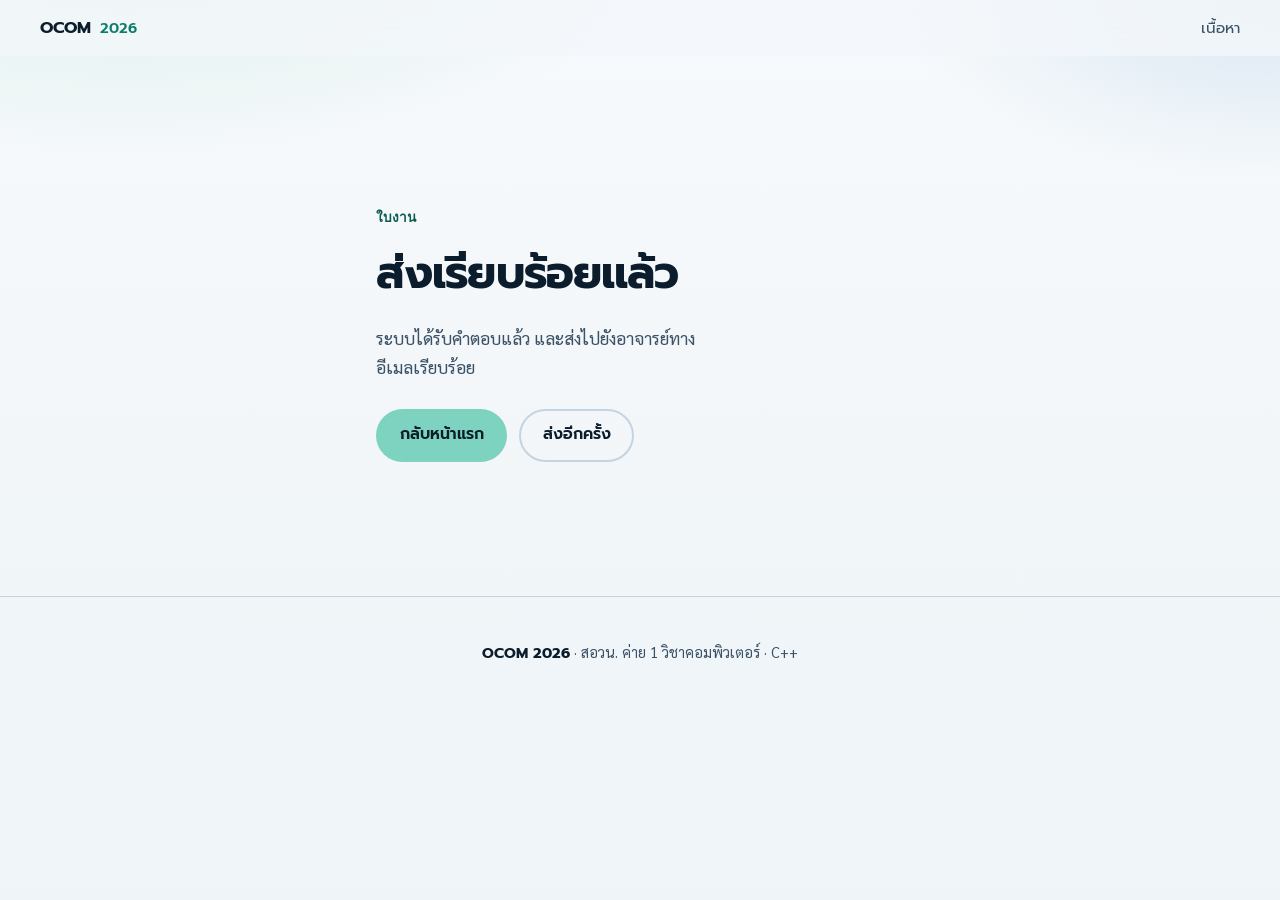
<file: worksheet-thanks.html>
<!DOCTYPE html>
<html lang="th">
<head>
  <meta charset="UTF-8" />
  <meta name="viewport" content="width=device-width, initial-scale=1" />
  <title>ส่งเรียบร้อยแล้ว · OCOM 2026</title>
  <link rel="preconnect" href="https://fonts.googleapis.com" />
  <link rel="preconnect" href="https://fonts.gstatic.com" crossorigin />
  <link href="https://fonts.googleapis.com/css2?family=JetBrains+Mono:wght@400;600&family=Prompt:wght@500;600;700&family=Sarabun:wght@400;500;600;700&display=swap" rel="stylesheet" />
  <link rel="stylesheet" href="assets/style.css" />
  <link rel="stylesheet" href="assets/worksheet.css" />
</head>
<body>
  <header class="site-header" id="site-header">
    <a class="brand" href="./">OCOM <span>2026</span></a>
    <nav class="nav" aria-label="เมนูหลัก">
      <a href="./#lessons">เนื้อหา</a>
    </nav>
  </header>

  <main class="section thanks-page">
    <div class="thanks-card">
      <p class="thanks-eyebrow" id="thanks-topic">ใบงาน</p>
      <h1>ส่งเรียบร้อยแล้ว</h1>
      <p class="thanks-message" id="thanks-message">
        ระบบได้รับคำตอบแล้ว และส่งไปยังอาจารย์ทางอีเมลเรียบร้อย
      </p>
      <div class="cta-row thanks-actions">
        <a class="btn btn-primary" href="./">กลับหน้าแรก</a>
        <a class="btn btn-ghost thanks-ghost" id="thanks-retry" href="./">ส่งอีกครั้ง</a>
      </div>
    </div>
  </main>

  <footer class="site-footer">
    <p><strong>OCOM 2026</strong> · สอวน. ค่าย 1 วิชาคอมพิวเตอร์ · C++</p>
  </footer>

  <script>
    (function () {
      const params = new URLSearchParams(window.location.search);
      const name = params.get("name");
      const topic = params.get("topic");
      const retry = params.get("retry");
      const msg = document.getElementById("thanks-message");
      const topicEl = document.getElementById("thanks-topic");
      const retryEl = document.getElementById("thanks-retry");

      if (topic && topic.trim()) {
        topicEl.textContent = "ใบงาน " + topic.trim();
      }
      if (retry && /^[\w./-]+\.html$/i.test(retry)) {
        retryEl.href = retry;
      } else {
        retryEl.href = "./#lessons";
      }
      if (name && name.trim()) {
        msg.textContent =
          "ขอบคุณ " +
          name.trim() +
          " ระบบได้รับคำตอบแล้ว และส่งไปยังอาจารย์ทางอีเมลเรียบร้อย";
      }
    })();
  </script>
</body>
</html>
</file>
<file: assets/style.css>
:root {
  --ink: #0b1c2c;
  --ink-soft: #3a5166;
  --paper: #f3f7fa;
  --paper-deep: #e6eef4;
  --line: #c5d4e0;
  --accent: #0e7c6b;
  --accent-deep: #0a5c50;
  --accent-glow: rgba(14, 124, 107, 0.14);
  --warn: #c45c26;
  --code-bg: #122433;
  --radius: 14px;
  --shadow: 0 18px 50px rgba(11, 28, 44, 0.12);
  --font-display: "Prompt", "Sarabun", system-ui, sans-serif;
  --font-body: "Sarabun", "Prompt", system-ui, sans-serif;
  --font-mono: "JetBrains Mono", ui-monospace, monospace;
}

*,
*::before,
*::after {
  box-sizing: border-box;
}

html {
  scroll-behavior: smooth;
}

body {
  margin: 0;
  font-family: var(--font-body);
  color: var(--ink);
  background:
    radial-gradient(ellipse 80% 50% at 10% -10%, #d7ece7 0%, transparent 55%),
    radial-gradient(ellipse 60% 40% at 100% 0%, #d9e6f2 0%, transparent 50%),
    linear-gradient(180deg, #f7fafc 0%, var(--paper) 40%, #eef4f8 100%);
  min-height: 100vh;
  line-height: 1.65;
}

a {
  color: var(--accent-deep);
  text-decoration-thickness: 1.5px;
  text-underline-offset: 3px;
}

a:hover {
  color: var(--accent);
}

img {
  max-width: 100%;
  display: block;
}

.site-header {
  position: sticky;
  top: 0;
  z-index: 20;
  display: flex;
  align-items: center;
  justify-content: space-between;
  gap: 1rem;
  padding: 0.85rem clamp(1rem, 4vw, 2.5rem);
  background: rgba(243, 247, 250, 0.82);
  backdrop-filter: blur(12px);
  border-bottom: 1px solid transparent;
  transition: border-color 0.3s ease, background 0.3s ease;
}

.site-header.is-scrolled {
  border-bottom-color: var(--line);
  background: rgba(243, 247, 250, 0.94);
}

.brand {
  display: flex;
  align-items: baseline;
  gap: 0.55rem;
  font-family: var(--font-display);
  font-weight: 700;
  font-size: 1.05rem;
  color: var(--ink);
  text-decoration: none;
}

.brand span {
  color: var(--accent);
  font-weight: 600;
  font-size: 0.92rem;
}

.nav {
  display: flex;
  flex-wrap: wrap;
  gap: 0.35rem 1.1rem;
  font-family: var(--font-display);
  font-size: 0.95rem;
}

.nav a {
  color: var(--ink-soft);
  text-decoration: none;
  position: relative;
}

.nav a::after {
  content: "";
  position: absolute;
  left: 0;
  bottom: -0.2rem;
  width: 0;
  height: 2px;
  background: var(--accent);
  transition: width 0.25s ease;
}

.nav a:hover {
  color: var(--ink);
}

.nav a:hover::after {
  width: 100%;
}

/* —— Hero —— */
.hero {
  position: relative;
  min-height: min(92vh, 820px);
  display: grid;
  align-items: end;
  overflow: hidden;
  isolation: isolate;
}

.hero-visual {
  position: absolute;
  inset: 0;
  z-index: -1;
  background:
    linear-gradient(105deg, rgba(11, 28, 44, 0.88) 0%, rgba(11, 28, 44, 0.55) 42%, rgba(14, 124, 107, 0.35) 100%),
    linear-gradient(180deg, transparent 55%, rgba(11, 28, 44, 0.75) 100%),
    repeating-linear-gradient(
      90deg,
      transparent,
      transparent 47px,
      rgba(255, 255, 255, 0.03) 47px,
      rgba(255, 255, 255, 0.03) 48px
    ),
    #122433;
}

.hero-visual::before {
  content: "";
  position: absolute;
  inset: 0;
  background-image: url("data:image/svg+xml,%3Csvg width='60' height='60' viewBox='0 0 60 60' xmlns='http://www.w3.org/2000/svg'%3E%3Cg fill='none' fill-rule='evenodd'%3E%3Cg fill='%23ffffff' fill-opacity='0.04'%3E%3Cpath d='M36 34v-4h-2v4h-4v2h4v4h2v-4h4v-2h-4zm0-30V0h-2v4h-4v2h4v4h2V6h4V4h-4zM6 34v-4H4v4H0v2h4v4h2v-4h4v-2H6zM6 4V0H4v4H0v2h4v4h2V6h4V4H6z'/%3E%3C/g%3E%3C/g%3E%3C/svg%3E");
  opacity: 0.7;
}

.code-panel {
  position: absolute;
  right: clamp(1rem, 6vw, 5rem);
  top: 18%;
  width: min(420px, 42vw);
  padding: 1.1rem 1.25rem;
  border-radius: 12px;
  background: rgba(18, 36, 51, 0.92);
  border: 1px solid rgba(255, 255, 255, 0.1);
  box-shadow: var(--shadow);
  font-family: var(--font-mono);
  font-size: clamp(0.72rem, 1.4vw, 0.88rem);
  line-height: 1.55;
  color: #c8d9e6;
  opacity: 0;
  transform: translateY(18px);
  animation: rise-in 0.9s 0.25s ease forwards;
}

.code-panel .kw { color: #7dd3c0; }
.code-panel .fn { color: #f0c674; }
.code-panel .str { color: #9ecbff; }
.code-panel .cm { color: #6b8499; }

.hero-content {
  padding: clamp(2rem, 6vw, 4.5rem) clamp(1.2rem, 5vw, 3.5rem) clamp(2.5rem, 7vw, 5rem);
  color: #f4f8fb;
  max-width: 720px;
}

.hero-brand {
  font-family: var(--font-display);
  font-size: clamp(2.4rem, 7vw, 4.2rem);
  font-weight: 700;
  line-height: 1.1;
  letter-spacing: -0.02em;
  margin: 0 0 0.85rem;
  opacity: 0;
  transform: translateY(20px);
  animation: rise-in 0.8s ease forwards;
}

.hero-brand em {
  font-style: normal;
  color: #7dd3c0;
}

.hero-lead {
  font-size: clamp(1.15rem, 2.6vw, 1.45rem);
  font-weight: 500;
  margin: 0 0 0.65rem;
  max-width: 28ch;
  opacity: 0;
  transform: translateY(20px);
  animation: rise-in 0.8s 0.12s ease forwards;
}

.hero-sub {
  margin: 0 0 1.75rem;
  color: rgba(244, 248, 251, 0.78);
  font-size: 1.05rem;
  max-width: 38ch;
  opacity: 0;
  transform: translateY(20px);
  animation: rise-in 0.8s 0.22s ease forwards;
}

.cta-row {
  display: flex;
  flex-wrap: wrap;
  gap: 0.75rem;
  opacity: 0;
  transform: translateY(20px);
  animation: rise-in 0.8s 0.32s ease forwards;
}

.btn {
  display: inline-flex;
  align-items: center;
  justify-content: center;
  gap: 0.4rem;
  padding: 0.72rem 1.35rem;
  border-radius: 999px;
  font-family: var(--font-display);
  font-weight: 600;
  font-size: 0.98rem;
  text-decoration: none;
  border: 2px solid transparent;
  transition: transform 0.2s ease, background 0.2s ease, color 0.2s ease, border-color 0.2s ease;
}

.btn:hover {
  transform: translateY(-2px);
}

.btn-primary {
  background: #7dd3c0;
  color: var(--ink);
}

.btn-primary:hover {
  background: #9ee0d2;
  color: var(--ink);
}

.btn-ghost {
  background: transparent;
  color: #f4f8fb;
  border-color: rgba(244, 248, 251, 0.35);
}

.btn-ghost:hover {
  border-color: #7dd3c0;
  color: #7dd3c0;
}

@keyframes rise-in {
  to {
    opacity: 1;
    transform: translateY(0);
  }
}

/* —— Sections —— */
main {
  padding-bottom: 4rem;
}

.section {
  padding: clamp(2.5rem, 6vw, 4.5rem) clamp(1.2rem, 5vw, 3.5rem);
  max-width: 1100px;
  margin: 0 auto;
}

.section-head {
  margin-bottom: 1.75rem;
  max-width: 40rem;
}

.section-head h2 {
  font-family: var(--font-display);
  font-size: clamp(1.55rem, 3vw, 2rem);
  font-weight: 700;
  margin: 0 0 0.45rem;
  letter-spacing: -0.02em;
}

.section-head p {
  margin: 0;
  color: var(--ink-soft);
  font-size: 1.05rem;
}

.lesson-list {
  list-style: none;
  margin: 0;
  padding: 0;
  display: flex;
  flex-direction: column;
  gap: 0.85rem;
}

.lesson {
  display: grid;
  grid-template-columns: auto 1fr auto;
  gap: 1rem 1.25rem;
  align-items: center;
  padding: 1.1rem 1.25rem;
  border-bottom: 1px solid var(--line);
  opacity: 0;
  transform: translateY(12px);
  transition: background 0.2s ease, transform 0.2s ease;
}

.lesson.is-visible {
  animation: rise-in 0.55s ease forwards;
}

.lesson:hover {
  background: var(--accent-glow);
}

.lesson-day {
  font-family: var(--font-mono);
  font-size: 0.78rem;
  font-weight: 600;
  color: var(--accent-deep);
  background: var(--accent-glow);
  padding: 0.35rem 0.55rem;
  border-radius: 6px;
  white-space: nowrap;
}

.lesson-body h3 {
  font-family: var(--font-display);
  font-size: 1.12rem;
  font-weight: 600;
  margin: 0 0 0.2rem;
}

.lesson-body p {
  margin: 0;
  color: var(--ink-soft);
  font-size: 0.95rem;
}

.lesson-links {
  display: flex;
  flex-wrap: wrap;
  gap: 0.45rem;
  justify-content: flex-end;
}

.chip {
  display: inline-flex;
  align-items: center;
  padding: 0.35rem 0.75rem;
  border-radius: 999px;
  font-family: var(--font-display);
  font-size: 0.82rem;
  font-weight: 600;
  text-decoration: none;
  border: 1.5px solid var(--line);
  color: var(--ink-soft);
  background: transparent;
  transition: border-color 0.2s ease, color 0.2s ease, background 0.2s ease;
}

.chip:hover {
  border-color: var(--accent);
  color: var(--accent-deep);
  background: #fff;
}

.chip.is-ready {
  border-color: var(--accent);
  color: var(--accent-deep);
  background: #fff;
}

.chip.is-soon {
  opacity: 0.55;
  cursor: default;
  pointer-events: none;
}

.resource-grid {
  display: grid;
  grid-template-columns: repeat(auto-fit, minmax(220px, 1fr));
  gap: 1rem;
}

.resource {
  padding: 1.35rem 1.25rem;
  border-top: 3px solid var(--accent);
  background: transparent;
}

.resource h3 {
  font-family: var(--font-display);
  font-size: 1.1rem;
  margin: 0 0 0.4rem;
}

.resource p {
  margin: 0;
  color: var(--ink-soft);
  font-size: 0.95rem;
}

.resource .status {
  display: inline-block;
  margin-top: 0.85rem;
  font-family: var(--font-mono);
  font-size: 0.75rem;
  color: var(--warn);
}

.about-note {
  padding: 1.5rem 0 0;
  border-top: 1px solid var(--line);
  color: var(--ink-soft);
  font-size: 1rem;
}

.about-note code {
  font-family: var(--font-mono);
  font-size: 0.88em;
  background: var(--paper-deep);
  padding: 0.1em 0.35em;
  border-radius: 4px;
}

.site-footer {
  padding: 1.75rem clamp(1.2rem, 5vw, 3.5rem) 2.5rem;
  border-top: 1px solid var(--line);
  color: var(--ink-soft);
  font-size: 0.92rem;
  text-align: center;
}

.site-footer strong {
  color: var(--ink);
  font-family: var(--font-display);
}

@media (max-width: 720px) {
  .code-panel {
    display: none;
  }

  .hero {
    min-height: 78vh;
  }

  .lesson {
    grid-template-columns: auto 1fr;
  }

  .lesson-links {
    grid-column: 1 / -1;
    justify-content: flex-start;
  }
}
</file>
<file: assets/code.css>
.lesson-back {
  margin: 0 0 1.25rem;
  font-family: var(--font-display);
  font-size: 0.95rem;
}

.lesson-back a {
  text-decoration: none;
  color: var(--ink-soft);
}

.lesson-back a:hover {
  color: var(--accent-deep);
}

.code-list-page,
.code-view-page {
  max-width: 900px;
}

.code-list {
  list-style: none;
  margin: 0;
  padding: 0;
  display: flex;
  flex-direction: column;
  gap: 0.55rem;
}

.code-item {
  display: grid;
  grid-template-columns: auto 1fr;
  gap: 0.9rem 1.1rem;
  align-items: center;
  padding: 0.95rem 1.1rem;
  border-bottom: 1px solid var(--line);
  text-decoration: none;
  color: inherit;
  transition: background 0.2s ease;
}

.code-item:hover {
  background: var(--accent-glow);
}

.code-slide {
  font-family: var(--font-mono);
  font-size: 0.75rem;
  font-weight: 600;
  color: var(--accent-deep);
  background: var(--accent-glow);
  padding: 0.35rem 0.55rem;
  border-radius: 6px;
  white-space: nowrap;
}

.code-meta {
  display: flex;
  flex-direction: column;
  gap: 0.15rem;
  min-width: 0;
}

.code-meta strong {
  font-family: var(--font-display);
  font-size: 1.05rem;
  font-weight: 600;
}

.code-meta span {
  font-family: var(--font-mono);
  font-size: 0.82rem;
  color: var(--ink-soft);
}

.code-toolbar {
  display: flex;
  flex-wrap: wrap;
  justify-content: space-between;
  gap: 1rem;
  align-items: flex-end;
  margin-bottom: 1.1rem;
}

.code-heading h1 {
  font-family: var(--font-display);
  font-size: clamp(1.35rem, 3vw, 1.8rem);
  margin: 0.15rem 0 0;
  letter-spacing: -0.02em;
}

.code-file {
  margin: 0;
  font-family: var(--font-mono);
  font-size: 0.85rem;
  color: var(--ink-soft);
}

.code-actions {
  display: flex;
  flex-wrap: wrap;
  gap: 0.45rem;
}

.code-actions button {
  cursor: pointer;
  font: inherit;
}

.code-source {
  margin: 0;
  padding: 1.15rem 1.25rem;
  border-radius: 12px;
  background: var(--code-bg);
  color: #d8e6f0;
  overflow-x: auto;
  box-shadow: var(--shadow);
  font-family: var(--font-mono);
  font-size: 0.88rem;
  line-height: 1.55;
}

.code-source code {
  font-family: inherit;
  white-space: pre;
}

.code-hint {
  margin: 0.75rem 0 0;
  font-size: 0.92rem;
  color: var(--accent-deep);
  font-family: var(--font-display);
}

.code-hint.is-error {
  color: #a33;
}

@media (max-width: 640px) {
  .code-toolbar {
    align-items: stretch;
  }

  .code-actions {
    width: 100%;
  }
}
</file>
<file: assets/worksheet.css>
.lesson-back {
  margin: 0 0 1.25rem;
  font-family: var(--font-display);
  font-size: 0.95rem;
}

.lesson-back a {
  text-decoration: none;
  color: var(--ink-soft);
}

.lesson-back a:hover {
  color: var(--accent-deep);
}

.worksheet-page {
  max-width: 820px;
  padding-bottom: 7rem;
}

.worksheet-page h1 {
  font-family: var(--font-display);
  font-size: clamp(1.55rem, 3.5vw, 2.1rem);
  margin: 0 0 0.4rem;
  letter-spacing: -0.02em;
}

.worksheet-lead {
  margin: 0 0 1.5rem;
  color: var(--ink-soft);
}

.student-card,
.ws-section {
  margin-bottom: 1.75rem;
  padding-bottom: 1.5rem;
  border-bottom: 1px solid var(--line);
}

.student-card h2,
.ws-section h2 {
  font-family: var(--font-display);
  font-size: 1.35rem;
  margin: 0 0 0.75rem;
}

.ws-section > p,
.ws-note {
  color: var(--ink-soft);
  margin: 0 0 1rem;
}

.field-grid {
  display: grid;
  grid-template-columns: 2fr 2fr 1fr;
  gap: 0.75rem;
}

@media (max-width: 700px) {
  .field-grid {
    grid-template-columns: 1fr;
  }
}

.field {
  display: flex;
  flex-direction: column;
  gap: 0.3rem;
  margin-bottom: 0.85rem;
}

.field label {
  font-family: var(--font-display);
  font-size: 0.92rem;
  font-weight: 600;
}

.field input,
.field textarea,
.field select {
  font: inherit;
  font-size: 1rem;
  padding: 0.65rem 0.8rem;
  border: 1.5px solid var(--line);
  border-radius: 10px;
  background: #fff;
  color: var(--ink);
  width: 100%;
}

.field textarea {
  min-height: 5.5rem;
  resize: vertical;
  font-family: var(--font-mono);
  font-size: 0.9rem;
  line-height: 1.5;
}

.field textarea.code-answer {
  min-height: 10rem;
}

.field input:focus,
.field textarea:focus {
  outline: 2px solid var(--accent);
  outline-offset: 1px;
  border-color: var(--accent);
}

.q-block {
  margin: 0 0 1.5rem;
  padding: 1rem 0 0;
}

.q-block h3 {
  font-family: var(--font-display);
  font-size: 1.08rem;
  margin: 0 0 0.65rem;
}

.q-block .prompt {
  margin: 0 0 0.75rem;
  color: var(--ink-soft);
}

.q-code {
  margin: 0 0 0.9rem;
  padding: 0.95rem 1.05rem;
  border-radius: 10px;
  background: var(--code-bg);
  color: #d8e6f0;
  overflow-x: auto;
  font-family: var(--font-mono);
  font-size: 0.84rem;
  line-height: 1.5;
}

.q-code code {
  font-family: inherit;
  white-space: pre;
}

.choices {
  display: flex;
  flex-direction: column;
  gap: 0.45rem;
  margin: 0 0 0.5rem;
}

.choice {
  display: flex;
  gap: 0.65rem;
  align-items: flex-start;
  padding: 0.7rem 0.85rem;
  border: 1.5px solid var(--line);
  border-radius: 10px;
  cursor: pointer;
  transition: background 0.15s ease, border-color 0.15s ease;
}

.choice:hover {
  background: var(--accent-glow);
}

.choice:has(input:checked) {
  border-color: var(--accent);
  background: var(--accent-glow);
}

.choice input {
  margin-top: 0.2rem;
}

.choice span {
  flex: 1;
}

.example-box {
  margin: 0 0 0.85rem;
  padding: 0.75rem 0.9rem;
  background: var(--paper-deep);
  border-radius: 8px;
  font-size: 0.95rem;
  color: var(--ink-soft);
}

.example-box code {
  font-family: var(--font-mono);
  font-size: 0.88em;
}

.ws-table {
  width: 100%;
  border-collapse: collapse;
  margin: 0 0 0.9rem;
  font-size: 0.92rem;
}

.ws-table th,
.ws-table td {
  border: 1px solid var(--line);
  padding: 0.45rem 0.6rem;
  text-align: left;
  vertical-align: top;
  white-space: pre-wrap;
  font-family: var(--font-mono);
  font-size: 0.82rem;
}

.ws-table th {
  font-family: var(--font-display);
  background: var(--paper-deep);
  white-space: nowrap;
}

.submit-bar {
  position: sticky;
  bottom: 0;
  z-index: 15;
  margin: 0 calc(-1 * clamp(1.2rem, 5vw, 3.5rem));
  padding: 0.9rem clamp(1.2rem, 5vw, 3.5rem);
  background: rgba(243, 247, 250, 0.94);
  backdrop-filter: blur(10px);
  border-top: 1px solid var(--line);
  display: flex;
  flex-wrap: wrap;
  gap: 0.75rem;
  align-items: center;
  justify-content: space-between;
}

.submit-bar p {
  margin: 0;
  color: var(--ink-soft);
  font-size: 0.92rem;
  max-width: 36rem;
}

.submit-bar .btn {
  border: none;
  cursor: pointer;
}

.submit-bar .btn:disabled {
  opacity: 0.6;
  cursor: wait;
  transform: none;
}

.form-status {
  margin: 1rem 0 0;
  padding: 0.85rem 1rem;
  border-radius: 10px;
  font-family: var(--font-display);
  display: none;
}

.form-status.is-ok {
  display: block;
  background: var(--accent-glow);
  color: var(--accent-deep);
}

.form-status.is-err {
  display: block;
  background: #fde8e8;
  color: #a33;
}

.thanks-page {
  max-width: 640px;
  min-height: 60vh;
  display: flex;
  align-items: center;
}

.thanks-card {
  width: 100%;
  padding: 2rem 0 1rem;
  opacity: 0;
  transform: translateY(16px);
  animation: rise-in 0.7s ease forwards;
}

.thanks-eyebrow {
  margin: 0 0 0.5rem;
  font-family: var(--font-mono);
  font-size: 0.85rem;
  font-weight: 600;
  color: var(--accent-deep);
}

.thanks-card h1 {
  font-family: var(--font-display);
  font-size: clamp(2rem, 5vw, 2.8rem);
  margin: 0 0 0.75rem;
  letter-spacing: -0.02em;
  color: var(--ink);
}

.thanks-message {
  margin: 0 0 1.75rem;
  color: var(--ink-soft);
  font-size: 1.1rem;
  max-width: 34ch;
}

.thanks-actions {
  opacity: 1;
  transform: none;
  animation: none;
}

.thanks-ghost {
  background: transparent;
  color: var(--ink);
  border-color: var(--line);
}

.thanks-ghost:hover {
  border-color: var(--accent);
  color: var(--accent-deep);
}
</file>
